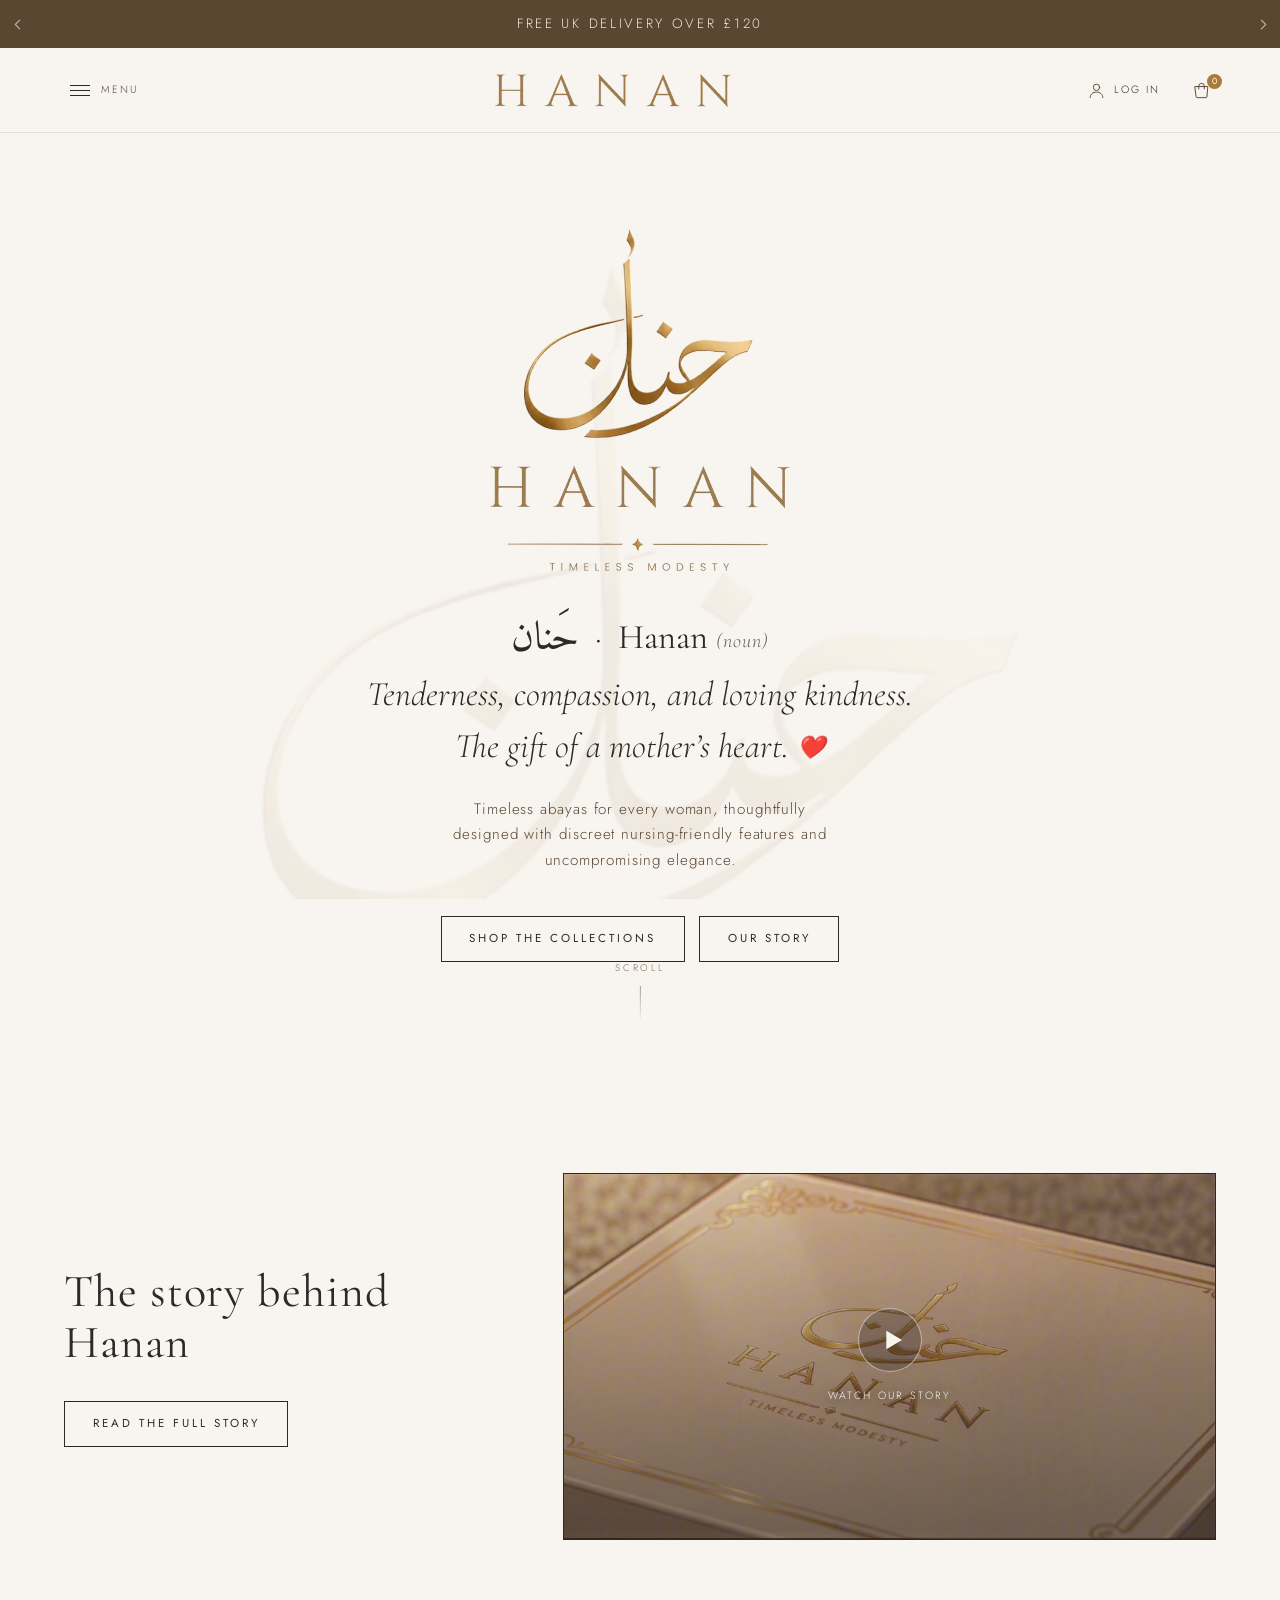
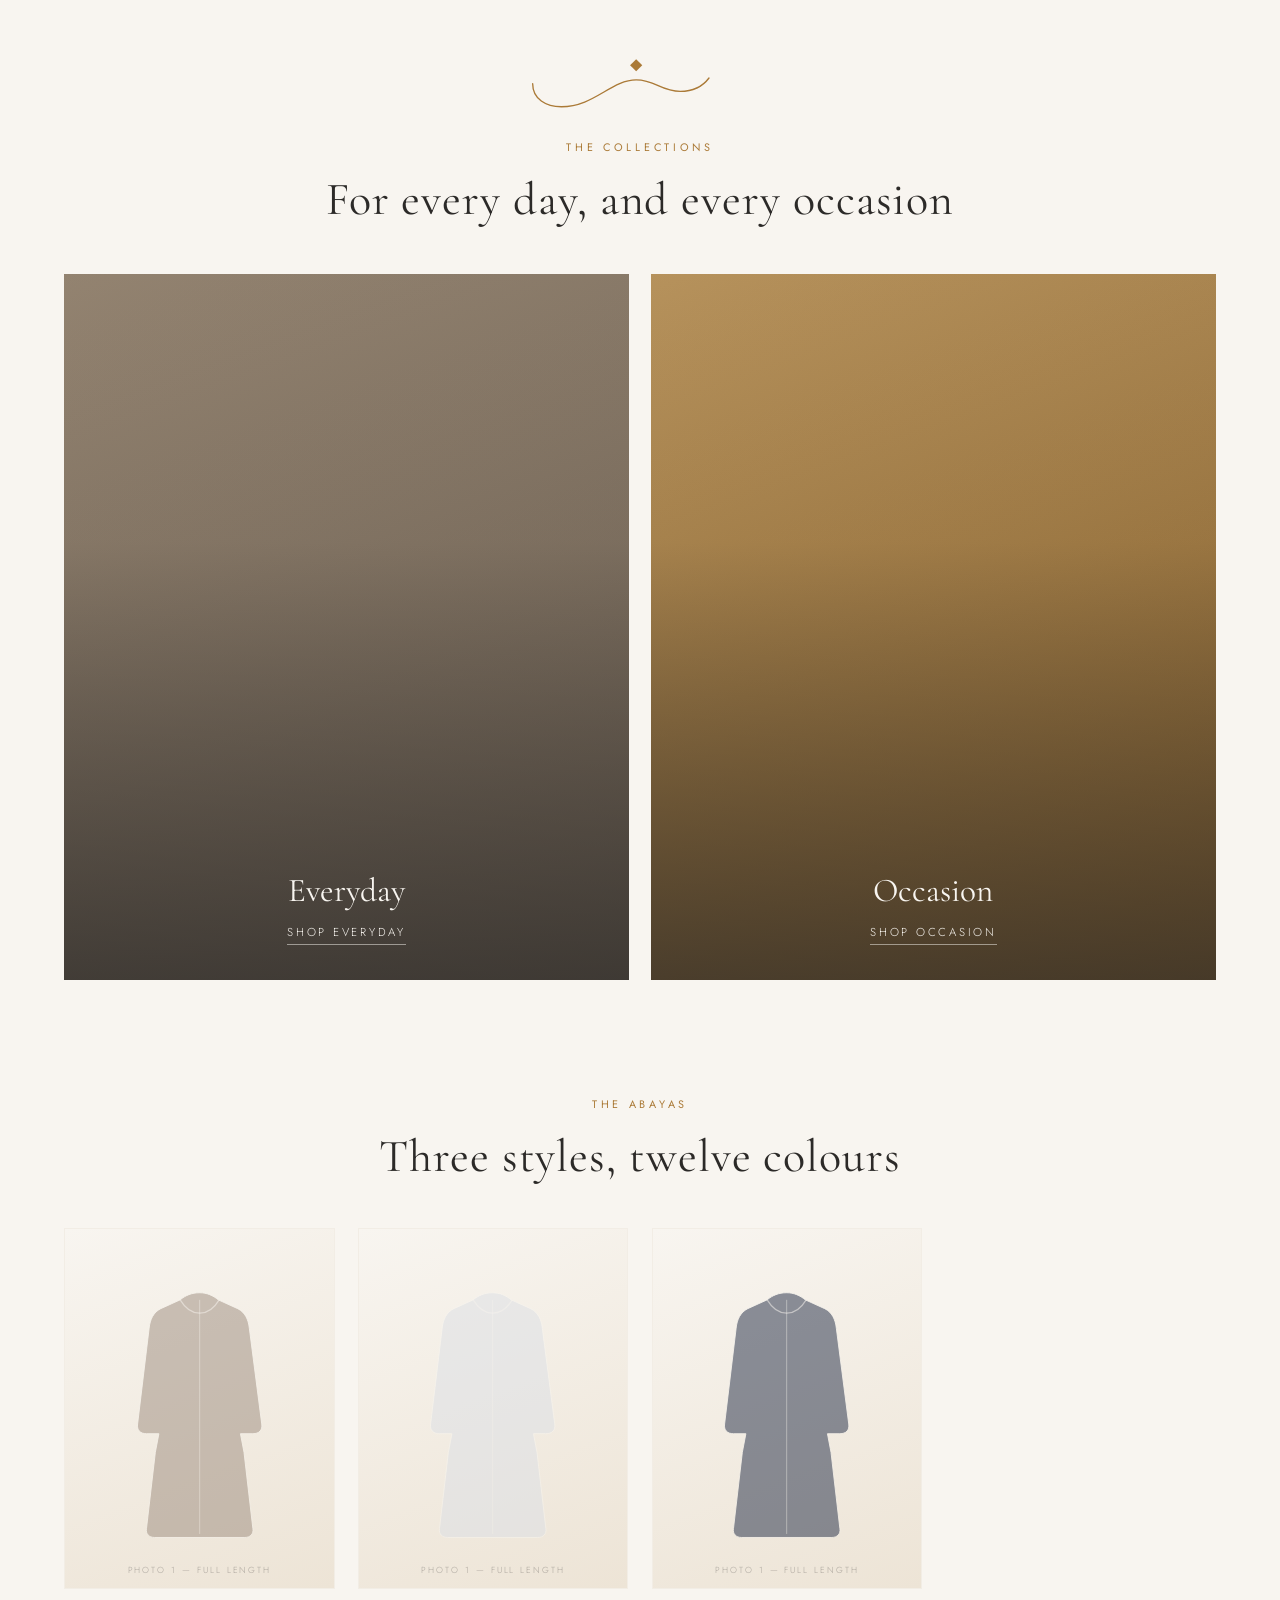
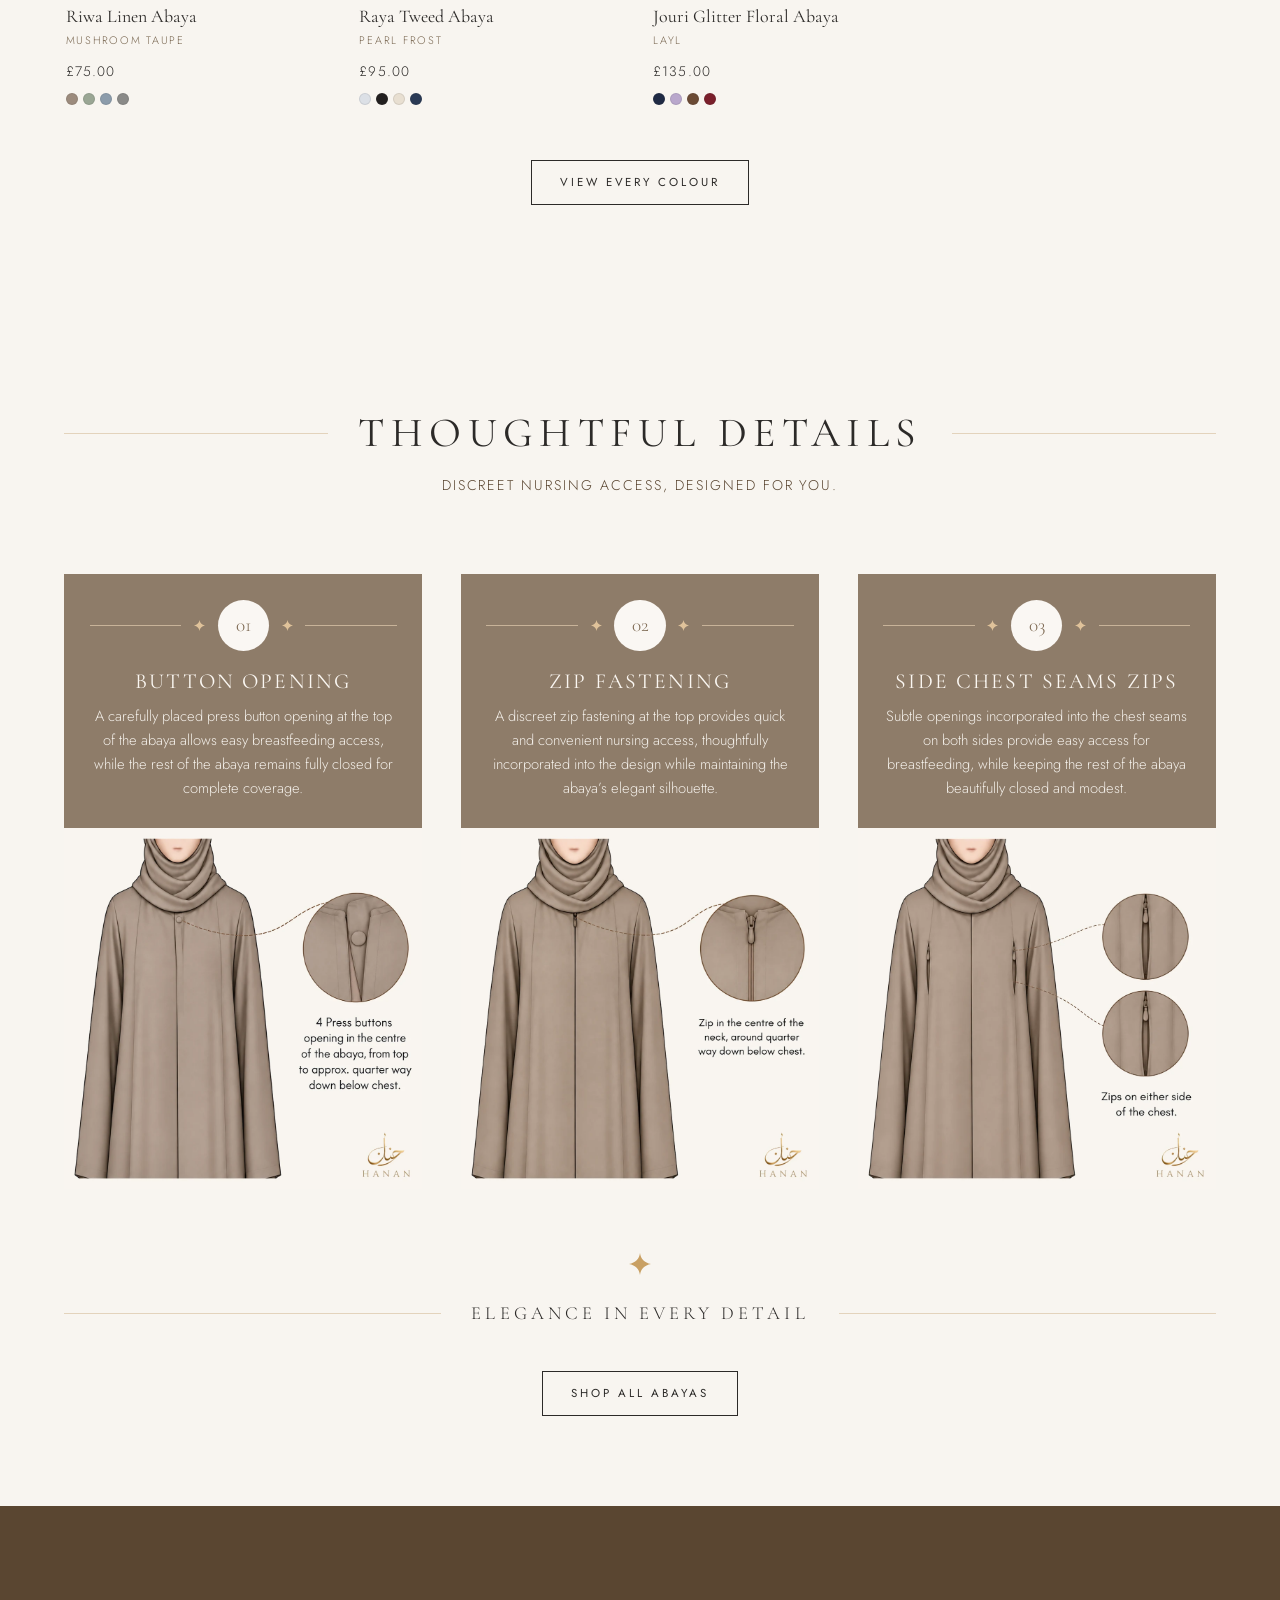
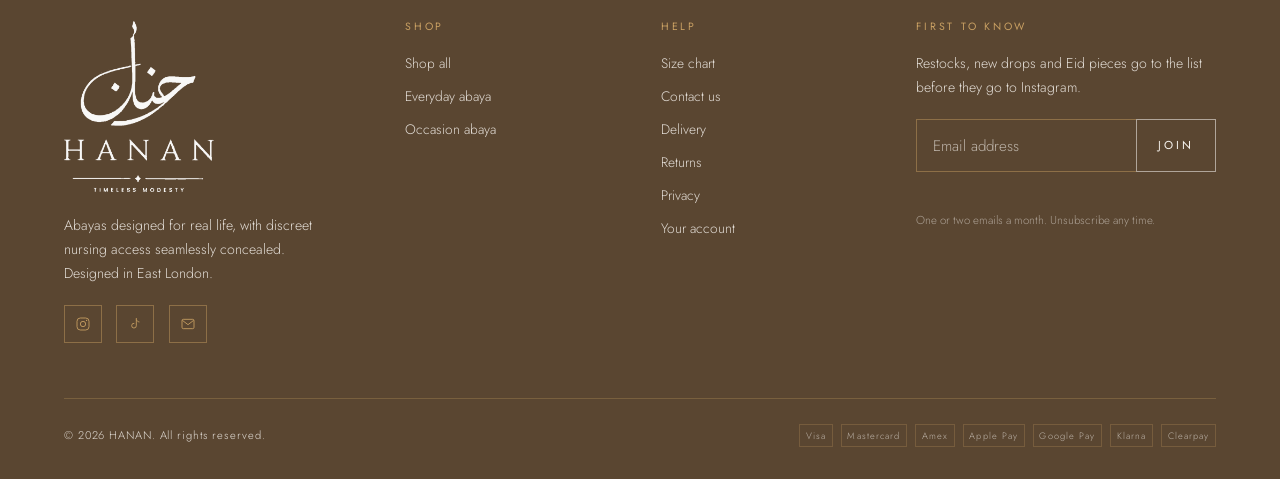
<file: index.html>
<!DOCTYPE html>
<html lang="en">
<head>
<meta charset="utf-8">
<meta name="viewport" content="width=device-width,initial-scale=1,viewport-fit=cover">
<title>HANAN | Modest Abayas with Discreet Nursing Access | UK</title>
<meta name="description" content="HANAN. Abayas designed for real life, with discreet nursing access seamlessly concealed. Designed in East London. Free UK delivery over £120.">
<link rel="preconnect" href="https://fonts.googleapis.com">
<link rel="preconnect" href="https://fonts.gstatic.com" crossorigin>
<link href="https://fonts.googleapis.com/css2?family=Cormorant+Garamond:ital,wght@0,300;0,400;0,500;0,600;1,300;1,400&family=Jost:wght@200;300;400;500&family=Amiri:wght@400;700&display=swap" rel="stylesheet">
<style>
/* ============================================================
   HANAN — design tokens
   Official brand palette (see HANAN COLOUR PALETTE sheet):
   Signature Gold #AB7A37 · Soft Champagne Gold #C9A063
   Warm Taupe #A18F7A · Ivory #F8F5F0 · Cream #F2EDE5
   Mocha #5A4631 · Charcoal #2C2A28 · White #FFFFFF
   ============================================================ */
:root{
  --ivory:#F8F5F0;
  --ivory-2:#F2EDE5;
  --sand:#E4DACB;
  --ink:#2C2A28;
  --ink-2:#5A4631;
  --ink-soft:#7A6852;
  --gold:#AB7A37;
  --gold-lt:#C9A063;
  --gold-dp:#8B6229;

  /* official HANAN palette — use these names when briefing print/packaging */
  --signature-gold:#AB7A37;
  --champagne-gold:#C9A063;
  --warm-taupe:#A18F7A;
  --brand-ivory:#F8F5F0;
  --brand-cream:#F2EDE5;
  --mocha:#5A4631;
  --charcoal:#2C2A28;
  --white:#FFFFFF;
  --line:rgba(171,122,55,.28);
  --line-soft:rgba(44,42,40,.10);

  --display:"Cormorant Garamond",Georgia,serif;
  --sans:"Jost","Helvetica Neue",Arial,sans-serif;
  --arabic:"Amiri",serif;

  --wrap:1280px;
  --pad:clamp(20px,5vw,64px);
  --pad-safe:max(var(--pad),env(safe-area-inset-left,0px),env(safe-area-inset-right,0px));
  --sec:clamp(64px,9vw,132px);
  --ease:cubic-bezier(.22,.61,.36,1);
}

*,*::before,*::after{box-sizing:border-box}
html{-webkit-text-size-adjust:100%;scroll-behavior:smooth}
body{
  margin:0;background:var(--ivory);color:var(--ink);
  font-family:var(--sans);font-weight:300;font-size:16px;line-height:1.7;
  -webkit-font-smoothing:antialiased;overflow-x:hidden;
}
img{max-width:100%;display:block}
a{color:inherit;text-decoration:none}
button{font:inherit;color:inherit;background:none;border:0;cursor:pointer}
:focus-visible{outline:2px solid var(--gold);outline-offset:3px}

/* ---------- type scale ---------- */
h1,h2,h3,h4{font-family:var(--display);font-weight:400;margin:0;line-height:1.12}
h1{font-size:clamp(2.6rem,7vw,5.2rem);letter-spacing:.02em}
h2{font-size:clamp(1.9rem,3.6vw,3.1rem);letter-spacing:.02em}
h3{font-size:clamp(1.3rem,2vw,1.7rem)}
p{margin:0 0 1.1em}
.lede{font-family:var(--display);font-size:clamp(1.15rem,1.9vw,1.5rem);line-height:1.55;color:var(--ink-2);font-weight:300}
.eyebrow{
  font-family:var(--sans);font-size:.68rem;font-weight:400;
  letter-spacing:.34em;text-transform:uppercase;color:var(--gold);
  margin:0 0 1.1rem;display:block;
}
.ar{font-family:var(--arabic);direction:rtl}
.small{font-size:.82rem;letter-spacing:.03em;color:var(--ink-soft)}

/* ---------- layout ---------- */
.wrap{max-width:var(--wrap);margin:0 auto;padding-inline:var(--pad-safe)}
.sec{padding-block:var(--sec)}
.center{text-align:center}
.hr{height:1px;background:var(--line-soft);border:0;margin:0}

/* the diamond dot lifted straight from the ن and خ of the logo */
.dot{display:inline-block;width:7px;height:7px;background:var(--gold);
  transform:rotate(45deg);vertical-align:middle;margin:0 .7em;opacity:.85}
.rule{display:flex;align-items:center;justify-content:center;gap:0;margin:0 auto 2.4rem;max-width:340px}
.rule::before,.rule::after{content:"";flex:1;height:1px;background:var(--line)}

/* ---------- buttons ---------- */
.btn{
  display:inline-flex;align-items:center;justify-content:center;gap:.6em;
  font-family:var(--sans);font-size:.72rem;font-weight:400;
  letter-spacing:.26em;text-transform:uppercase;
  padding:1.05em 2.4em;border:1px solid var(--ink);color:var(--ink);
  background:transparent;transition:.45s var(--ease);position:relative;overflow:hidden;
  /* the fill below is a z-index:-1 pseudo-element, so the button has to be its
     own stacking context. Without this it paints behind any ancestor that has a
     background of its own (.hero, .feature-art, .ftr) and behind .solid's own
     background — the fill never shows, while :hover still flips the text to the
     colour meant to sit on it, leaving ivory-on-ivory. */
  isolation:isolate;
}
.btn::after{content:"";position:absolute;inset:0;background:var(--ink);
  transform:translateY(101%);transition:transform .45s var(--ease);z-index:-1}
.btn:hover::after{transform:translateY(0)}
.btn:hover{color:var(--ivory)}
.btn.gold{border-color:var(--gold);color:var(--gold)}
/* the fill carries white text, so it uses the deeper gold — #AB7A37 leaves
   white at 3.8:1, below the 4.5:1 this size of type needs. */
.btn.gold::after{background:var(--gold-dp)}
.btn.gold:hover{color:#fff}
.btn.solid{background:var(--ink);color:var(--ivory);border-color:var(--ink)}
.btn.solid::after{background:var(--gold-dp)}
.btn.solid:hover{color:#fff;border-color:var(--gold-dp)}
.btn.light{border-color:rgba(248,245,240,.55);color:var(--ivory)}
.btn.light::after{background:var(--ivory)}
.btn.light:hover{color:var(--ink)}
.btn.block{width:100%}
.link{
  font-size:.72rem;letter-spacing:.24em;text-transform:uppercase;
  border-bottom:1px solid var(--line);padding-bottom:.35em;transition:.3s
}
.link:hover{border-color:var(--gold);color:var(--gold)}

/* ---------- announcement ---------- */
.announce{
  background:var(--mocha);color:var(--brand-ivory);position:relative;z-index:60;
  overflow:hidden;touch-action:pan-y
}
.ann-view{overflow:hidden}
.ann-track{display:flex;transition:transform .62s var(--ease);will-change:transform}
.ann-slide{
  flex:0 0 100%;min-width:100%;padding:.95em clamp(44px,10vw,72px);
  font-size:clamp(.72rem,1.7vw,.84rem);letter-spacing:.2em;text-transform:uppercase;
  display:flex;align-items:center;justify-content:center;text-align:center;
  min-height:1.4em;opacity:.94
}
.ann-slide a{transition:color .3s}
.ann-slide a:hover{color:var(--gold-lt);border-color:var(--gold-lt)}
.ann-nav{
  position:absolute;top:0;bottom:0;width:34px;display:grid;place-items:center;
  color:rgba(248,245,240,.6);transition:color .3s;z-index:2
}
.ann-nav:hover{color:var(--gold-lt)}
.ann-nav.prev{left:0}
.ann-nav.next{right:0}
.ann-nav svg{width:7px;height:11px;fill:none;stroke:currentColor;stroke-width:1.4;
  stroke-linecap:round;stroke-linejoin:round}

/* ---------- header ---------- */
.hdr{
  position:sticky;top:0;z-index:50;background:rgba(248,245,240,.94);
  backdrop-filter:blur(14px);border-bottom:1px solid var(--line-soft);
}
.hdr-in{display:flex;align-items:center;gap:.6rem;height:82px;
  max-width:var(--wrap);margin:0 auto;padding-inline:var(--pad-safe)}
.brand{display:flex;align-items:center;justify-content:center;flex:1 1 auto;min-width:0}
.brand img{width:clamp(152px,44vw,206px);height:auto;display:block}
.nav{display:none;gap:2.1rem;align-items:center;flex:1}
.nav a,.nav button{
  font-size:.68rem;letter-spacing:.2em;text-transform:uppercase;
  color:var(--ink-2);padding:.4em 0;position:relative;white-space:nowrap
}
.nav a::after,.nav>.dd>button::after{
  content:"";position:absolute;left:0;right:0;bottom:0;height:1px;
  background:var(--gold);transform:scaleX(0);transform-origin:left;
  transition:transform .4s var(--ease)
}
.nav a:hover::after,.nav>.dd>button:hover::after{transform:scaleX(1)}
.nav .dd{position:relative}
.nav .dd>button{display:inline-flex;align-items:center;gap:.5em}
.nav .dd>button svg{width:9px;height:9px;transition:transform .3s}
.dd-menu{
  position:absolute;top:calc(100% + 18px);left:-1.4rem;min-width:230px;
  background:var(--ivory);border:1px solid var(--line);padding:1.1rem 0;
  opacity:0;visibility:hidden;transform:translateY(-8px);
  transition:.32s var(--ease);box-shadow:0 24px 50px -30px rgba(44,42,40,.45)
}
.dd:hover .dd-menu,.dd:focus-within .dd-menu{opacity:1;visibility:visible;transform:translateY(0)}
.dd:hover>button svg{transform:rotate(180deg)}
.dd-menu a{display:block;padding:.62rem 1.6rem;letter-spacing:.16em}
.dd-menu a::after{display:none}
.dd-menu a:hover{background:var(--ivory-2);color:var(--gold)}
.hdr-act{display:flex;align-items:center;gap:.9rem;flex:0 0 auto;justify-content:flex-end}
.icon{width:19px;height:19px;stroke:var(--ink-2);stroke-width:1.2;fill:none;
  stroke-linecap:round;stroke-linejoin:round;transition:stroke .3s}
.iconbtn{display:flex;align-items:center;position:relative;padding:.3rem}
.iconbtn:hover .icon{stroke:var(--gold)}
.iconbtn .lbl{display:none;font-size:.66rem;letter-spacing:.2em;
  text-transform:uppercase;margin-left:.5rem}
.count{
  position:absolute;top:-2px;right:-6px;background:var(--gold);color:#fff;
  font-size:.55rem;letter-spacing:0;min-width:15px;height:15px;border-radius:50%;
  display:grid;place-items:center;font-weight:400
}
.burger{display:flex;flex-direction:row;align-items:center;gap:.65rem;padding:.4rem;flex:0 0 auto}
.burger .bars{display:flex;flex-direction:column;gap:4px}
.burger .lbl{display:none;font-size:.66rem;letter-spacing:.2em;text-transform:uppercase;color:var(--ink-2)}
.burger:hover .lbl{color:var(--gold)}
.burger i{display:block;width:20px;height:1px;background:var(--ink);transition:.3s}
@media(min-width:1060px){
  .hdr-in{gap:1rem;height:84px}
  .hdr-act{gap:1.4rem}
  .brand img{width:236px}
  .iconbtn .lbl{display:inline}
  .burger .lbl{display:inline}
}

/* ---------- mobile drawer ---------- */
.scrim{position:fixed;inset:0;background:rgba(44,42,40,.42);opacity:0;
  visibility:hidden;transition:.4s;z-index:70;backdrop-filter:blur(2px)}
.scrim.on{opacity:1;visibility:visible}
.drawer{
  position:fixed;top:0;bottom:0;left:0;width:min(89vw,400px);background:var(--ivory);
  z-index:80;transform:translateX(-100%);transition:transform .5s var(--ease);
  display:flex;flex-direction:column;overflow-y:auto
}
.drawer.on{transform:none}
.drawer.right{left:auto;right:0;transform:translateX(100%);width:min(92vw,440px)}
.drawer.right.on{transform:none}
.drawer-top{display:flex;align-items:center;justify-content:space-between;
  padding:1.5rem var(--pad);border-bottom:1px solid var(--line-soft)}
.drawer-top h4{font-size:.72rem;font-family:var(--sans);letter-spacing:.26em;
  text-transform:uppercase}
.close{font-size:1.5rem;line-height:1;padding:.2rem .4rem;color:var(--ink-soft)}
.close:hover{color:var(--gold)}
.mnav{padding:1.4rem var(--pad) 2rem;flex:1}
.mnav a{display:block;font-family:var(--display);font-size:1.65rem;
  padding:.55rem 0;border-bottom:1px solid var(--line-soft)}
.mnav .sub a{font-family:var(--sans);font-size:.78rem;letter-spacing:.2em;
  text-transform:uppercase;padding-left:1.2rem;color:var(--ink-soft);border:0}
.mnav .sub{padding:.4rem 0 .8rem}
</style>
</head>
<body>
<style>
/* ---------- hero: the word itself is the hero ---------- */
.hero{
  position:relative;background:var(--brand-ivory);color:var(--charcoal);
  min-height:clamp(560px,84vh,860px);
  min-height:clamp(560px,84dvh,860px);
  display:grid;place-items:center;
  text-align:center;overflow:hidden;padding:6rem var(--pad-safe)
}
.hero-mark{
  position:absolute;top:50%;left:50%;transform:translate(-50%,-52%);
  width:min(78vw,760px);opacity:.07;pointer-events:none
}
.hero-in{position:relative;max-width:760px}
.hero-logo{width:min(56vw,300px);margin:0 auto 2.4rem}
.hero .defn{
  font-family:var(--display);font-style:italic;font-size:clamp(1.28rem,2.9vw,2.15rem);
  line-height:1.5;color:var(--charcoal);margin:0 0 1.5rem
}
.hero .defn b{font-style:normal;font-weight:400;color:var(--charcoal)}
.hero .defn .ar{font-size:1.16em;vertical-align:-.03em}
.hero .defn .pos{font-style:italic;font-size:.58em;opacity:.72;letter-spacing:.05em}
.hero .defn .heart{font-size:.66em;vertical-align:.1em}
.hero p.sub{
  font-size:.95rem;letter-spacing:.06em;color:var(--mocha);
  max-width:44ch;margin:0 auto 2.6rem
}
.hero-cta{display:flex;gap:.9rem;justify-content:center;flex-wrap:wrap}
.scrollcue{position:absolute;bottom:2.2rem;left:50%;transform:translateX(-50%);
  font-size:.6rem;letter-spacing:.3em;text-transform:uppercase;
  color:var(--ink-soft);display:flex;flex-direction:column;
  align-items:center;gap:.6rem}
.scrollcue i{width:1px;height:36px;background:linear-gradient(rgba(44,42,40,.45),transparent);
  animation:cue 2.4s var(--ease) infinite}
@keyframes cue{0%{transform:scaleY(.2);transform-origin:top}
  50%{transform:scaleY(1);transform-origin:top}
  51%{transform:scaleY(1);transform-origin:bottom}
  100%{transform:scaleY(.2);transform-origin:bottom}}

/* ---------- swash: the ن tail, drawn on scroll. brand signature ---------- */
.swash{display:block;width:min(230px,52vw);height:auto;margin:0 auto 1.6rem;overflow:visible}
.swash path{fill:none;stroke:var(--gold);stroke-width:1.4;stroke-linecap:round;
  stroke-dasharray:520;stroke-dashoffset:520;transition:stroke-dashoffset 1.6s var(--ease)}
.rv.in .swash path{stroke-dashoffset:0}
.swash .pip{fill:var(--gold);stroke:none;opacity:0;transition:opacity .5s .9s}
.rv.in .swash .pip{opacity:1}

/* ---------- reveal ---------- */
.rv{opacity:0;transform:translateY(26px);transition:opacity .9s var(--ease),transform .9s var(--ease)}
.rv.in{opacity:1;transform:none}
@media(prefers-reduced-motion:reduce){
  *{animation:none!important;transition-duration:.01ms!important}
  .rv{opacity:1;transform:none}
  .swash path{stroke-dashoffset:0}
  .swash .pip{opacity:1}
}

/* ---------- product grid ---------- */
.grid{display:grid;gap:clamp(18px,2.4vw,34px) clamp(12px,1.8vw,24px);
  grid-template-columns:repeat(2,1fr)}
@media(min-width:820px){.grid{grid-template-columns:repeat(3,1fr)}}
@media(min-width:1180px){.grid.g4{grid-template-columns:repeat(4,1fr)}}

.card{position:relative;display:block}
.card-img{
  position:relative;aspect-ratio:3/4;overflow:hidden;background:var(--ivory-2);
  border:1px solid transparent;transition:border-color .4s
}
.card:hover .card-img{border-color:var(--line)}
.ph{position:absolute;inset:0;display:grid;place-items:center;transition:opacity .7s var(--ease)}
.ph svg{width:66%;height:auto;opacity:.5}
.ph.alt{opacity:0}
.card:hover .ph.alt{opacity:1}
.card:hover .ph.main{opacity:0}
.ph-tag{position:absolute;bottom:10px;left:0;right:0;text-align:center;
  font-size:.55rem;letter-spacing:.22em;text-transform:uppercase;
  color:rgba(44,42,40,.34)}
.flag{
  position:absolute;top:12px;left:12px;z-index:2;background:var(--ivory);
  color:var(--gold-dp);font-size:.55rem;letter-spacing:.18em;text-transform:uppercase;
  padding:.42em .8em;border:1px solid var(--line)
}
.flag.dark{background:var(--ink);color:var(--gold-lt);border-color:var(--ink)}
.quick{
  position:absolute;left:10px;right:10px;bottom:10px;background:var(--ivory);
  text-align:center;font-size:.62rem;letter-spacing:.22em;text-transform:uppercase;
  padding:.85em;opacity:0;transform:translateY(8px);transition:.4s var(--ease);
  border:1px solid var(--line)
}
.card:hover .quick,.card:focus-within .quick{opacity:1;transform:none}
@media(hover:none){.quick{display:none}}
.card-body{padding:1rem .1rem 0}
.card-name{font-family:var(--display);font-size:1.12rem;line-height:1.3;margin:0 0 .18rem}
.card-col{font-size:.68rem;letter-spacing:.16em;text-transform:uppercase;
  color:var(--ink-soft);margin:0 0 .45rem}
.card-price{font-size:.86rem;letter-spacing:.08em;color:var(--ink)}
.card-price s{color:var(--ink-soft);opacity:.65;margin-right:.5em}
.swatches{display:flex;gap:5px;margin-top:.55rem}
.sw{width:12px;height:12px;border-radius:50%;border:1px solid var(--line-soft)}

/* ---------- collection tiles ---------- */
.tiles{display:grid;gap:clamp(14px,1.8vw,22px);grid-template-columns:1fr}
@media(min-width:600px){.tiles{grid-template-columns:repeat(2,1fr)}}
.tile{position:relative;aspect-ratio:4/5;overflow:hidden;display:grid;
  place-items:end center;padding:2.2rem 1.4rem;color:var(--ivory);isolation:isolate}
.tile::before{content:"";position:absolute;inset:0;z-index:-2;transition:transform 1.1s var(--ease)}
.tile:hover::before{transform:scale(1.06)}
.tile::after{content:"";position:absolute;inset:0;z-index:-1;
  background:linear-gradient(to top,rgba(44,42,40,.72),rgba(44,42,40,.12) 62%)}
.tile.t1::before{background:linear-gradient(160deg,#A18F7A,#6E6153)}
.tile.t2::before{background:linear-gradient(160deg,#5A4631,#2C2A28)}
.tile.t3::before{background:linear-gradient(160deg,#C9A063,#8B6229)}
.tile h3{font-size:clamp(1.5rem,2.6vw,2.1rem);margin-bottom:.5rem;text-align:center}
.tile .link{color:var(--ivory);border-color:rgba(248,245,240,.5)}
.tile .link:hover{color:var(--gold-lt);border-color:var(--gold-lt)}
.tile-in{text-align:center;position:relative}

/* ---------- editorial split ---------- */
.split{display:grid;gap:clamp(30px,5vw,72px);align-items:center;grid-template-columns:1fr}
@media(min-width:900px){.split{grid-template-columns:1fr 1fr}
  .split.flip .split-txt{order:2}}
.split-txt{max-width:52ch}
.panel{
  position:relative;aspect-ratio:4/5;background:var(--ivory-2);
  display:grid;place-items:center;border:1px solid var(--line-soft)
}
.panel svg{width:58%;opacity:.42}
.panel .ph-tag{bottom:16px}
.panel.ink{background:var(--ink)}
.panel.ink svg{opacity:.9}

/* ---------- the opening: numbered because it IS a sequence ---------- */
.steps{display:grid;gap:clamp(22px,3vw,42px);grid-template-columns:1fr;counter-reset:s}
@media(min-width:760px){.steps{grid-template-columns:repeat(3,1fr)}}
.step{padding-top:1.6rem;border-top:1px solid var(--line)}
.step::before{
  counter-increment:s;content:counter(s,decimal-leading-zero);
  font-family:var(--display);font-size:1.5rem;color:var(--gold);
  display:block;margin-bottom:.7rem
}
.step h4{font-size:1.25rem;margin-bottom:.5rem}
.step p{font-size:.9rem;color:var(--ink-soft);margin:0}

/* ---------- dark feature band ---------- */
.band{background:var(--warm-taupe);color:var(--brand-ivory)}
.band .eyebrow{color:var(--white)}
.band .lede,.band p{color:rgba(248,245,240,.95)}
.band h2{color:var(--white)}
.band .rule::before,.band .rule::after{background:rgba(248,245,240,.45)}
/* the numerals and hairlines need ivory on taupe — gold disappears against it */
.band .step{border-color:rgba(248,245,240,.45)}
.band .step::before{color:var(--white)}
.band .step p{color:rgba(248,245,240,.95)}

/* ---------- quotes ---------- */
.quotes{display:grid;gap:clamp(24px,3vw,46px);grid-template-columns:1fr}
@media(min-width:820px){.quotes{grid-template-columns:repeat(3,1fr)}}
.quote{text-align:center}
.stars{color:var(--gold);letter-spacing:.3em;font-size:.8rem;margin-bottom:.9rem}
.quote p{font-family:var(--display);font-size:1.22rem;font-style:italic;
  line-height:1.5;margin-bottom:.9rem}
.quote cite{font-style:normal;font-size:.64rem;letter-spacing:.24em;
  text-transform:uppercase;color:var(--ink-soft)}

/* ---------- forms ---------- */
.field{margin-bottom:1.15rem}
label{display:block;font-size:.64rem;letter-spacing:.22em;text-transform:uppercase;
  color:var(--ink-soft);margin-bottom:.5rem}
input,textarea,select{
  width:100%;font-family:var(--sans);font-size:.95rem;font-weight:300;color:var(--ink);
  background:transparent;border:1px solid var(--line-soft);padding:.95em 1em;
  border-radius:0;transition:border-color .3s
}
input:focus,textarea:focus,select:focus{border-color:var(--gold);outline:none}
textarea{min-height:150px;resize:vertical}
.inline-form{display:flex;gap:0;max-width:440px;margin:0 auto}
.inline-form input{border-right:0}
.inline-form .btn{flex:0 0 auto;padding-inline:1.6rem}
.form-note{font-size:.72rem;color:var(--ink-soft);letter-spacing:.04em}

/* ---------- tables ---------- */
.tbl-scroll{overflow-x:auto;-webkit-overflow-scrolling:touch;
  border:1px solid var(--line-soft)}
table{width:100%;border-collapse:collapse;min-width:560px;font-size:.9rem}
th,td{padding:1em 1.1em;text-align:left;border-bottom:1px solid var(--line-soft)}
th{font-family:var(--sans);font-size:.62rem;font-weight:400;letter-spacing:.22em;
  text-transform:uppercase;color:var(--ink-soft);background:var(--ivory-2)}
tbody tr:hover{background:rgba(171,122,55,.05)}
td:first-child{font-family:var(--display);font-size:1.15rem;color:var(--gold-dp)}

/* ---------- accordion ---------- */
.acc{border-top:1px solid var(--line-soft)}
.acc:last-of-type{border-bottom:1px solid var(--line-soft)}
.acc summary{
  list-style:none;cursor:pointer;padding:1.15em 0;display:flex;
  justify-content:space-between;align-items:center;gap:1rem;
  font-size:.7rem;letter-spacing:.22em;text-transform:uppercase
}
.acc summary::-webkit-details-marker{display:none}
.acc summary::after{content:"+";font-size:1.1rem;color:var(--gold);
  font-family:var(--display);transition:transform .3s}
.acc[open] summary::after{transform:rotate(45deg)}
.acc .acc-b{padding-bottom:1.4em;font-size:.92rem;color:var(--ink-soft);max-width:60ch}
.acc .acc-b p:last-child{margin-bottom:0}

/* ---------- product detail ---------- */
.pdp{display:grid;gap:clamp(28px,4vw,60px);grid-template-columns:1fr}
@media(min-width:900px){.pdp{grid-template-columns:1.15fr 1fr;align-items:start}
  .pdp-info{position:sticky;top:110px}}
.gal{display:grid;gap:10px;grid-template-columns:1fr}
@media(min-width:600px){.gal{grid-template-columns:1fr 1fr}}
.gal .g1{grid-column:1/-1}
.gal figure{margin:0;position:relative;aspect-ratio:3/4;background:var(--ivory-2);
  display:grid;place-items:center;border:1px solid var(--line-soft)}
.gal figure svg{width:60%;opacity:.5}
.price{font-family:var(--display);font-size:1.75rem;color:var(--ink);margin:.4rem 0 .2rem}
.sizes{display:flex;flex-wrap:wrap;gap:8px;margin-bottom:.6rem}
.size{min-width:56px;padding:.8em .5em;border:1px solid var(--line-soft);
  font-size:.8rem;letter-spacing:.08em;text-align:center;transition:.25s}
.size:hover{border-color:var(--gold)}
.size.on{background:var(--ink);color:var(--ivory);border-color:var(--ink)}
.size.out{opacity:.35;text-decoration:line-through;cursor:not-allowed}
.cols{display:flex;gap:10px;margin-bottom:1.6rem;flex-wrap:wrap}
.colsw{width:34px;height:34px;border-radius:50%;border:1px solid var(--line-soft);
  position:relative;transition:.25s}
.colsw.on{box-shadow:0 0 0 1px var(--ivory),0 0 0 2px var(--gold)}
.colsw:hover{transform:scale(1.08)}

/* ---------- bag ---------- */
.bag-body{flex:1;padding:1.4rem var(--pad);overflow-y:auto}
.bag-item{display:grid;grid-template-columns:64px 1fr auto;gap:1rem;
  padding:1rem 0;border-bottom:1px solid var(--line-soft);align-items:start}
.bag-thumb{aspect-ratio:3/4;background:var(--ivory-2);display:grid;place-items:center}
.bag-thumb svg{width:70%;opacity:.5}
.bag-foot{padding:1.4rem var(--pad) 2rem;border-top:1px solid var(--line-soft);
  background:var(--ivory-2)}
.bag-row{display:flex;justify-content:space-between;font-size:.8rem;
  letter-spacing:.14em;text-transform:uppercase;margin-bottom:1rem}
.empty{text-align:center;padding:4rem 1rem;color:var(--ink-soft)}

/* ---------- footer ---------- */
.ftr{background:var(--mocha);color:rgba(248,245,240,.86);padding-top:var(--sec)}
.ftr h4{font-family:var(--sans);font-size:.66rem;letter-spacing:.26em;
  text-transform:uppercase;color:var(--gold-lt);margin-bottom:1.2rem}
.ftr a:hover{color:var(--gold-lt)}
.ftr-grid{display:grid;gap:2.6rem;grid-template-columns:1fr}
@media(min-width:760px){.ftr-grid{grid-template-columns:1.4fr 1fr 1fr 1.4fr}}
.ftr ul{list-style:none;padding:0;margin:0}
.ftr li{margin-bottom:.6rem;font-size:.86rem}
.ftr input::placeholder{color:rgba(248,245,240,.62)}
.ftr input:focus{border-color:var(--brand-ivory)}
.ftr-logo{width:150px;margin-bottom:1.4rem;filter:brightness(0) invert(1) opacity(.96)}
.socials{display:flex;gap:.9rem;margin-top:1.2rem}
.socials a{width:38px;height:38px;border:1px solid rgba(201,160,99,.45);
  display:grid;place-items:center;transition:.3s}
.socials a:hover{background:var(--gold-lt);border-color:var(--gold-lt)}
.socials svg{width:16px;height:16px;fill:none;stroke:var(--gold-lt);stroke-width:1.3}
.socials a:hover svg{stroke:var(--mocha)}
.ftr-btm{margin-top:3.4rem;padding:1.6rem 0 2rem;border-top:1px solid rgba(201,160,99,.28);
  display:flex;flex-wrap:wrap;gap:1rem;justify-content:space-between;
  font-size:.7rem;letter-spacing:.08em}
.pay{display:flex;gap:.5rem;flex-wrap:wrap;opacity:.72}
.pay span{border:1px solid rgba(201,160,99,.35);padding:.25em .6em;font-size:.58rem;
  letter-spacing:.12em}

/* ---------- pages / router ---------- */
.page{display:none}
.page.on{display:block;animation:fade .6s var(--ease)}
@keyframes fade{from{opacity:0;transform:translateY(10px)}to{opacity:1;transform:none}}
.crumb{font-size:.66rem;letter-spacing:.2em;text-transform:uppercase;
  color:var(--ink-soft);padding-block:1.6rem}
.crumb a:hover{color:var(--gold)}
.phead{text-align:center;padding-block:clamp(46px,7vw,88px) clamp(28px,4vw,48px)}
.phead p{max-width:56ch;margin-inline:auto;color:var(--ink-soft)}

/* ---------- filter bar ---------- */
.filters{display:flex;gap:.5rem;flex-wrap:wrap;justify-content:center;
  padding-bottom:2.6rem}
.filters button{
  font-size:.64rem;letter-spacing:.2em;text-transform:uppercase;
  padding:.75em 1.5em;border:1px solid var(--line-soft);transition:.3s
}
.filters button:hover{border-color:var(--gold);color:var(--gold-dp)}
.filters button.on{background:var(--ink);color:var(--ivory);border-color:var(--ink)}

/* ---------- build notes (only appear when this file is opened locally) ---------- */
#notes-tab{position:fixed;right:0;bottom:22px;z-index:90;background:var(--gold);
  color:#fff;font-size:.6rem;letter-spacing:.2em;text-transform:uppercase;
  padding:.85em 1.1em;writing-mode:vertical-rl;box-shadow:0 6px 24px -8px rgba(0,0,0,.4)}
#notes{position:fixed;right:14px;bottom:14px;z-index:91;width:min(92vw,410px);
  max-height:74vh;overflow-y:auto;background:var(--ivory);border:1px solid var(--gold);
  padding:1.5rem;display:none;box-shadow:0 26px 60px -26px rgba(44,42,40,.55)}
#notes.on{display:block}
#notes h4{font-family:var(--sans);font-size:.68rem;letter-spacing:.24em;
  text-transform:uppercase;color:var(--gold-dp);margin-bottom:.9rem}
#notes ol{padding-left:1.1rem;margin:0;font-size:.82rem;line-height:1.6}
#notes li{margin-bottom:.75rem}
#notes code{background:var(--ivory-2);padding:.1em .4em;font-size:.9em}

/* ============================================================
   RESPONSIVE LAYER
   Mobile-first. Everything above is the base (phone) case;
   the queries below only ever add, never take away.
   Breakpoints: 600 (large phone) · 760 (tablet) · 900 (small
   laptop) · 1060 (laptop) · 1180 (desktop) · 1500 / 1700 (large
   desktop). No fixed widths — every container is fluid or capped
   by a max-width.
   ============================================================ */

/* ---- 1. overflow safety: nothing may push the page sideways ---- */
/* clip, not hidden — hidden turns the element into a scroll container
   and breaks position:sticky on the header in Chrome and Safari. */
html,body{overflow-x:clip}
img,svg,video,canvas,iframe{max-width:100%;height:auto}
h1,h2,h3,h4,p,li,a,td,th,label,figcaption{overflow-wrap:break-word}
/* grid and flex children default to min-width:auto, which lets long
   content blow out the track. Reset it on every layout container. */
.grid>*,.tiles>*,.split>*,.steps>*,.quotes>*,.pdp>*,.gal>*,
.ftr-grid>*,.hdr-in>*,.bag-item>*,.strip-in>*{min-width:0}

/* ---- 2. fluid type: scales with the viewport, capped both ends ---- */
body{font-size:clamp(15.5px,0.93rem + 0.12vw,17px)}

/* ---- 3. touch targets: 44px minimum on touch devices ---- */
@media(pointer:coarse){
  .iconbtn,.burger,.close,.ann-nav,.filters button,.size{
    min-height:44px
  }
  .iconbtn,.burger,.close{min-width:44px;justify-content:center}
  .ann-nav{width:44px}
  /* the colour swatches stay 34px visually — this just grows the
     tappable area around them to 46px */
  .colsw::after{content:"";position:absolute;inset:-6px}
  .mnav a{padding-block:.7rem}
  .ftr li{margin-bottom:.85rem}
}

/* ---- 4. forms: 16px prevents iOS Safari zooming on focus ---- */
@media(max-width:767px){
  input,textarea,select{font-size:16px}
  /* stack the newsletter field above its button on narrow phones */
  .inline-form{flex-wrap:wrap}
  .inline-form input{border-right:1px solid var(--line-soft);flex:1 1 100%}
  .inline-form .btn{flex:1 1 100%;margin-top:.6rem}
  .ftr .inline-form input{border-right-color:rgba(201,160,99,.45)}
}

/* ---- 5. small phones (≤380px): tighten, never overflow ---- */
@media(max-width:380px){
  .grid{gap:16px 10px}
  .card-name{font-size:1rem}
  .btn{padding:1em 1.6em;letter-spacing:.18em}
  .hero-cta .btn{width:100%}
  .sizes .size{flex:1 1 auto}
}

/* ---- 6. tablets: give the split and steps room before 900px ---- */
@media(min-width:600px) and (max-width:899px){
  .split-txt{max-width:64ch}
  .hero-cta{gap:1.1rem}
}

/* ---- 7. tablet landscape / small laptop ---- */
@media(min-width:760px){
  .ftr-btm{align-items:center}
}

/* ---- 8. desktop: a fourth column once there's room for one ---- */
@media(min-width:1500px){
  .grid{grid-template-columns:repeat(4,1fr)}
}

/* ---- 9. large desktop: widen the container rather than
        stranding content in a narrow column ---- */
@media(min-width:1700px){
  :root{--wrap:1440px}
  html{font-size:106.25%}   /* 17px base — scales every rem in step */
}
@media(min-width:2200px){
  :root{--wrap:1560px}
}

/* ---- 10. short landscape phones: don't let the hero eat the screen ---- */
@media(max-height:520px) and (orientation:landscape){
  .hero{min-height:auto;padding-block:3.5rem}
  .hero-logo{width:min(34vw,190px);margin-bottom:1.4rem}
  .scrollcue{display:none}
}

/* ---- 11. horizontal scrollers: keep the gesture contained ---- */
.tbl-scroll{overscroll-behavior-x:contain}

/* ---- feature section: "Thoughtful details" ----
   Rebuilt as live text so the type renders at the device's own
   resolution. Only the three illustrations are raster images. */
.feature-art{
  background:var(--brand-ivory);color:var(--charcoal);
  padding-block:clamp(52px,7vw,104px)
}
.art-title{
  display:flex;align-items:center;gap:clamp(12px,2.5vw,30px);
  font-size:clamp(1.15rem,5vw,2.6rem);text-transform:uppercase;
  letter-spacing:clamp(.08em,.5vw,.16em);color:var(--charcoal);font-weight:400
}
.art-title::before,.art-title::after{content:"";flex:1;height:1px;background:var(--line)}
.art-title span{flex:0 1 auto}
.art-sub{
  font-family:var(--sans);font-size:clamp(.72rem,1.5vw,.88rem);
  letter-spacing:.14em;text-transform:uppercase;color:var(--mocha);
  margin:1.1rem 0 0
}

.details{
  display:grid;gap:clamp(48px,7vw,72px);grid-template-columns:1fr;
  justify-items:center;margin-top:clamp(44px,6vw,76px)
}
.detail{max-width:437px}
/* three across only once each column can still hold a readable
   illustration — below this the panels stack full width */
@media(min-width:900px){
  .details{grid-template-columns:repeat(3,1fr);gap:clamp(26px,3vw,52px)}
  .detail{max-width:none}
}
.detail{
  text-align:center;width:100%;overflow:hidden;
  background:transparent;
  display:flex;flex-direction:column
}
/* flex:1 lets the brown block absorb the slack in shorter cards, so
   all three headers match height and the illustrations sit flush */
.detail-head{
  flex:1;background:#8E7C69;color:#F7F2EC;
  padding:clamp(18px,2.4vw,26px) clamp(16px,2vw,26px) clamp(20px,2.6vw,28px)
}
.detail-crest{display:flex;align-items:center;justify-content:center;gap:clamp(8px,1vw,14px)}
.detail-crest i{flex:1;height:1px;background:rgba(233,209,178,.65)}
.spark-sm{width:11px;height:11px;fill:#DFC29A;flex:0 0 auto}
.detail-no{
  flex:0 0 auto;display:grid;place-items:center;
  width:clamp(46px,4vw,56px);aspect-ratio:1;border-radius:50%;
  background:#FAF7F3;color:#7C6851;
  font-family:var(--display);font-size:clamp(1.05rem,1.5vw,1.25rem);line-height:1
}
.detail h3{
  font-family:var(--display);font-weight:400;color:#FBF7F2;
  font-size:clamp(1.1rem,1.7vw,1.34rem);text-transform:uppercase;
  letter-spacing:.1em;margin:1.1rem 0 .75rem
}
.detail-head p{
  font-size:clamp(.84rem,1.15vw,.93rem);line-height:1.62;
  color:rgba(250,246,241,.93);max-width:38ch;margin:0 auto
}
.detail-art{display:block;width:100%;height:auto}

.art-foot{margin-top:clamp(40px,5vw,68px)}
.spark{width:22px;height:22px;fill:var(--champagne-gold);display:block;margin:0 auto 1.4rem}
.art-close{
  display:flex;align-items:center;gap:clamp(14px,2.5vw,30px);
  font-family:var(--display);font-size:clamp(.92rem,1.7vw,1.15rem);
  text-transform:uppercase;letter-spacing:.22em;color:var(--charcoal);margin:0
}
.art-close::before,.art-close::after{content:"";flex:1;height:1px;background:var(--line)}
.art-close span{flex:0 1 auto}

/* ---- 12. drawers respect the home indicator ---- */
.drawer{max-width:100%;padding-bottom:env(safe-area-inset-bottom,0px)}
.bag-foot{padding-bottom:calc(2rem + env(safe-area-inset-bottom,0px))}

/* ---------- story video (home) ----------
   Needs hanan-story.mp4 and hanan-story-poster.jpg in the same folder as this file.
   Landscape video needs more room than the 4:5 portrait slot it replaced. */
@media(min-width:900px){.split.split-media{grid-template-columns:0.8fr 1.2fr}}

.vid{
  position:relative;margin:0;aspect-ratio:16/9;overflow:hidden;
  background:var(--ink);border:1px solid var(--line-soft);
}
.vid video{display:block;width:100%;height:100%;object-fit:cover;background:var(--ink)}

.vid-play{
  position:absolute;inset:0;width:100%;height:100%;
  display:flex;flex-direction:column;align-items:center;justify-content:center;gap:.9rem;
  border:0;cursor:pointer;padding:0;
  background:linear-gradient(180deg,rgba(44,42,40,.15),rgba(44,42,40,.55));
  transition:background .35s;
}
.vid-play:hover{background:linear-gradient(180deg,rgba(44,42,40,.05),rgba(44,42,40,.45))}
.vid-play svg{
  width:64px;height:64px;fill:var(--brand-ivory);
  border:1px solid rgba(248,245,240,.55);border-radius:50%;
  padding:14px 12px 14px 16px;box-sizing:border-box;
  background:rgba(44,42,40,.28);transition:.35s;
}
.vid-play:hover svg{background:var(--gold);border-color:var(--gold);transform:scale(1.06)}
.vid-play span{
  font-family:var(--sans);font-size:.66rem;letter-spacing:.22em;text-transform:uppercase;
  color:var(--brand-ivory);text-shadow:0 1px 12px rgba(0,0,0,.5);
}
.vid.playing .vid-play{opacity:0;pointer-events:none}
.vid-play:focus-visible{outline:2px solid var(--gold);outline-offset:-4px}

/* custom control bar — native controls collapse the scrubber on small players */
.vid-ctl{
  position:absolute;left:0;right:0;bottom:0;z-index:2;
  display:flex;align-items:center;gap:.55rem;
  padding:.7rem .8rem;
  background:linear-gradient(180deg,rgba(44,42,40,0),rgba(44,42,40,.82));
  opacity:0;transform:translateY(6px);transition:opacity .28s,transform .28s;
}
.vid-ctl[hidden]{display:none}      /* the display:flex above would beat the UA rule */
.vid.playing .vid-ctl,
.vid-ctl:focus-within{opacity:1;transform:none}
@media(hover:none){.vid.playing .vid-ctl{opacity:1;transform:none}}

.vc-btn{
  flex:none;display:grid;place-items:center;width:32px;height:32px;padding:0;
  background:none;border:0;cursor:pointer;color:var(--brand-ivory);
  opacity:.9;transition:opacity .2s,color .2s;
}
.vc-btn:hover{opacity:1;color:var(--gold-lt)}
.vc-btn:focus-visible{outline:2px solid var(--gold);outline-offset:2px;border-radius:3px}
.vc-btn svg{width:20px;height:20px;fill:currentColor;display:block}
#vcToggle svg{width:22px;height:22px}
.vc-btn .vc-i-play,.vid.paused .vc-i-pause,.vc-btn .vc-i-off,.vid.muted .vc-i-on{display:none}
.vid.paused .vc-i-play,.vid.muted .vc-i-off{display:block}

.vc-time{
  flex:none;font-family:var(--sans);font-size:.66rem;letter-spacing:.08em;
  color:var(--brand-ivory);opacity:.85;font-variant-numeric:tabular-nums;white-space:nowrap;
}

.vc-seek{
  flex:1 1 auto;min-width:60px;height:18px;margin:0;padding:0;
  background:none;border:0;cursor:pointer;-webkit-appearance:none;appearance:none;
}
.vc-seek::-webkit-slider-runnable-track{
  height:3px;border-radius:2px;
  background:linear-gradient(90deg,var(--gold) 0 var(--pct,0%),rgba(248,245,240,.75) var(--pct,0%) var(--buf,0%),rgba(248,245,240,.3) var(--buf,0%));
}
.vc-seek::-moz-range-track{
  height:3px;border-radius:2px;
  background:linear-gradient(90deg,var(--gold) 0 var(--pct,0%),rgba(248,245,240,.75) var(--pct,0%) var(--buf,0%),rgba(248,245,240,.3) var(--buf,0%));
}
.vc-seek::-webkit-slider-thumb{
  -webkit-appearance:none;appearance:none;width:11px;height:11px;margin-top:-4px;
  border-radius:50%;background:var(--gold);border:0;
}
.vc-seek::-moz-range-thumb{width:11px;height:11px;border-radius:50%;background:var(--gold);border:0}
.vc-seek:focus-visible{outline:2px solid var(--gold);outline-offset:3px;border-radius:3px}
.vid.preparing .vc-seek{opacity:.55}

@media(max-width:520px){
  .vid-ctl{gap:.35rem;padding:.55rem}
  .vc-btn{width:28px;height:28px}
  .vc-time{font-size:.6rem}
  #vcMute{display:none}
}

</style>

<!-- reusable abaya silhouette used for every image placeholder -->
<svg width="0" height="0" style="position:absolute" aria-hidden="true">
  <symbol id="robe" viewBox="0 0 200 300">
    <path d="M100 20c-9 0-16 3-22 8l-22 10c-8 4-12 12-13 22L30 168c-1 7 3 11 10 11h14l-4 21-10 86c-1 6 3 10 9 10h102c6 0 10-4 9-10l-10-86-4-21h14c7 0 11-4 10-11L156 60c-1-10-5-18-13-22l-22-10c-6-5-13-8-21-8z"/>
    <path d="M100 28v264" stroke-width="1.1" fill="none" opacity=".45"/>
    <path d="M78 28c6 10 13 15 22 15s16-5 22-15" fill="none" stroke-width="1.4" opacity=".55"/>
  </symbol>
</svg>
<!-- Announcement carousel. Add or remove .ann-slide divs freely — the script counts them. -->
<div class="announce" id="announce" aria-roledescription="carousel" aria-label="Announcements">
  <button class="ann-nav prev" id="annPrev" aria-label="Previous announcement">
    <svg viewBox="0 0 8 12"><path d="M6.5 1L1.5 6l5 5"/></svg>
  </button>
  <div class="ann-view">
    <div class="ann-track" id="annTrack">
      <div class="ann-slide">Free UK delivery over &pound;120</div>
      <div class="ann-slide"><a href="#/shop">Discover discreet nursing access for your wardrobe</a></div>
    </div>
  </div>
  <button class="ann-nav next" id="annNext" aria-label="Next announcement">
    <svg viewBox="0 0 8 12"><path d="M1.5 1l5 5-5 5"/></svg>
  </button>
</div>

<header class="hdr">
  <div class="hdr-in">
    <button class="burger" id="burger" aria-label="Open menu">
      <span class="bars"><i></i><i></i><i></i></span><span class="lbl">Menu</span>
    </button>

    <!-- Desktop nav removed — all navigation now lives in the slide-out drawer. -->

    <a class="brand" href="#/" aria-label="HANAN home"><img src="[data-uri]" alt="HANAN — Timeless Modesty"></a>

    <div class="hdr-act">
      <a class="iconbtn" href="#/account" aria-label="Log in">
        <svg class="icon" viewBox="0 0 24 24"><circle cx="12" cy="8" r="4"/><path d="M4 21c0-4.4 3.6-7 8-7s8 2.6 8 7"/></svg>
        <span class="lbl">Log in</span>
      </a>
      <button class="iconbtn" id="bagBtn" aria-label="Open bag">
        <svg class="icon" viewBox="0 0 24 24"><path d="M4 7h16l-1.2 13.2a1 1 0 0 1-1 .8H6.2a1 1 0 0 1-1-.8z"/><path d="M8.5 10V6.5a3.5 3.5 0 0 1 7 0V10"/></svg>
        <span class="count" id="bagCount" hidden>0</span>
      </button>
    </div>
  </div>
</header>

<div class="scrim" id="scrim"></div>

<!-- mobile menu -->
<aside class="drawer" id="menu" aria-label="Menu">
  <div class="drawer-top"><h4>Menu</h4><button class="close" data-close aria-label="Close">&times;</button></div>
  <nav class="mnav">
    <a href="#/">Home</a>
    <a href="#/about">About</a>
    <a href="#/shop">Shop all</a>
    <a href="#/shop">Abayas</a>
    <div class="sub">
      <a href="#/shop?c=everyday">Everyday abaya</a>
      <a href="#/shop?c=occasion">Occasion abaya</a>
    </div>
    <a href="#/size-chart">Size chart</a>
    <a href="#/contact">Contact us</a>
    <a href="#/account">Log in</a>
    <div class="socials" style="margin-top:2rem">
      <a href="https://www.instagram.com/hanan.tmodesty" target="_blank" rel="noopener" aria-label="HANAN on Instagram" style="border-color:var(--line)">
        <svg viewBox="0 0 24 24" style="stroke:var(--gold)"><rect x="3" y="3" width="18" height="18" rx="5"/><circle cx="12" cy="12" r="4"/><circle cx="17.4" cy="6.6" r="1" fill="currentColor" stroke="none" style="fill:var(--gold)"/></svg>
      </a>
    </div>
  </nav>
</aside>

<!-- bag -->
<aside class="drawer right" id="bag" aria-label="Shopping bag">
  <div class="drawer-top"><h4>Your bag</h4><button class="close" data-close aria-label="Close">&times;</button></div>
  <div class="bag-body" id="bagBody"></div>
  <div class="bag-foot">
    <div class="bag-row"><span>Subtotal</span><span id="bagTotal">£0.00</span></div>
    <p class="small" style="margin-bottom:1rem">Taxes included. Shipping calculated at checkout.</p>
    <button class="btn solid block" id="checkoutBtn">Checkout</button>
  </div>
</aside>

<main id="app">

<!-- ============================ HOME ============================ -->
<section class="page" id="p-home">

  <div class="hero">
    <img class="hero-mark" src="[data-uri]" alt="" aria-hidden="true">
    <div class="hero-in">
      <img class="hero-logo" src="[data-uri]" alt="HANAN — Timeless Modesty">
      <!-- REPLACE: this definition line is the brand thesis. Keep it short. -->
      <p class="defn"><b class="ar">حَنان</b> &nbsp;&middot;&nbsp; <b>Hanan</b> <span class="pos">(noun)</span><br>Tenderness, compassion, and loving kindness.<br>The gift of a mother&rsquo;s heart. <span class="heart">&#10084;&#65039;</span></p>
      <p class="sub">Timeless abayas for every woman, thoughtfully designed with discreet nursing-friendly features and uncompromising elegance.</p>
      <div class="hero-cta">
        <a class="btn" href="#/shop">Shop the collections</a>
        <a class="btn" href="#/about">Our story</a>
      </div>
    </div>
    <div class="scrollcue"><span>Scroll</span><i></i></div>
  </div>

  <!-- story teaser — the full telling lives on the About page -->
  <section class="sec">
    <div class="wrap">
      <div class="split split-media">
        <div class="split-txt rv">
          <h2>The story behind Hanan</h2>
          <a class="btn" href="#/about" style="margin-top:2rem">Read the full story</a>
        </div>
        <figure class="vid rv" id="storyVid">
          <video
            id="storyPlayer"
            poster="hanan-story-poster.jpg"
            preload="metadata"
            playsinline
            controlslist="nodownload"
            width="1920" height="1080">
            <source src="hanan-story.mp4" type="video/mp4">
            Your browser cannot play this video.
          </video>
          <button type="button" class="vid-play" id="storyPlayBtn" aria-label="Play the story behind Hanan">
            <svg viewBox="0 0 24 24" aria-hidden="true"><path d="M8 5.5v13l11-6.5z"/></svg>
            <span>Watch our story</span>
          </button>

          <div class="vid-ctl" id="storyCtl" hidden>
            <button type="button" class="vc-btn" id="vcBack" aria-label="Rewind 10 seconds" title="Rewind 10 seconds">
              <svg viewBox="0 0 24 24" aria-hidden="true"><path d="M11.5 6.5v11L4 12zM20 6.5v11L12.5 12z"/></svg>
            </button>
            <button type="button" class="vc-btn" id="vcToggle" aria-label="Pause" title="Play/pause">
              <svg viewBox="0 0 24 24" aria-hidden="true" class="vc-i-pause"><path d="M7 5h3.2v14H7zM13.8 5H17v14h-3.2z"/></svg>
              <svg viewBox="0 0 24 24" aria-hidden="true" class="vc-i-play"><path d="M8 5.5v13l11-6.5z"/></svg>
            </button>
            <button type="button" class="vc-btn" id="vcFwd" aria-label="Forward 10 seconds" title="Forward 10 seconds">
              <svg viewBox="0 0 24 24" aria-hidden="true"><path d="M12.5 6.5v11L20 12zM4 6.5v11L11.5 12z"/></svg>
            </button>
            <input class="vc-seek" id="vcSeek" type="range" min="0" max="100" step="0.01" value="0"
                   aria-label="Seek through the video">
            <span class="vc-time" id="vcTime">0:00&thinsp;/&thinsp;0:00</span>
            <button type="button" class="vc-btn" id="vcMute" aria-label="Mute" title="Mute">
              <svg viewBox="0 0 24 24" aria-hidden="true" class="vc-i-on"><path d="M4 9.5h3.5L12 5.5v13L7.5 14.5H4z"/><path d="M15.5 9a4 4 0 0 1 0 6" fill="none" stroke="currentColor" stroke-width="1.6"/></svg>
              <svg viewBox="0 0 24 24" aria-hidden="true" class="vc-i-off"><path d="M4 9.5h3.5L12 5.5v13L7.5 14.5H4z"/><path d="M15.5 9.5l5 5m0-5l-5 5" fill="none" stroke="currentColor" stroke-width="1.6"/></svg>
            </button>
            <button type="button" class="vc-btn" id="vcFull" aria-label="Full screen" title="Full screen">
              <svg viewBox="0 0 24 24" aria-hidden="true" fill="none" stroke="currentColor" stroke-width="1.6"><path d="M4 9V4h5M20 9V4h-5M4 15v5h5M20 15v5h-5"/></svg>
            </button>
          </div>
        </figure>
      </div>
    </div>
  </section>

  <!-- collections -->
  <section class="sec" style="padding-top:0">
    <div class="wrap">
      <div class="center rv">
        <svg class="swash" viewBox="0 0 240 60" aria-hidden="true">
          <path d="M8 30c0 16 14 24 30 24 34 0 52-28 78-28 20 0 26 12 46 12 14 0 24-6 30-14"/>
          <rect class="pip" x="112" y="6" width="9" height="9" transform="rotate(45 116 10)"/>
        </svg>
        <span class="eyebrow">The collections</span>
        <h2>For every day, and every occasion</h2>
      </div>
      <div class="tiles" style="margin-top:3rem">
        <a class="tile t1 rv" href="#/shop?c=everyday">
          <div class="tile-in"><h3>Everyday</h3><span class="link">Shop everyday</span></div>
        </a>
        <a class="tile t3 rv" href="#/shop?c=occasion">
          <div class="tile-in"><h3>Occasion</h3><span class="link">Shop occasion</span></div>
        </a>
      </div>
    </div>
  </section>

  <!-- new in -->
  <section class="sec" style="padding-top:0">
    <div class="wrap">
      <div class="center rv" style="margin-bottom:2.8rem">
        <span class="eyebrow">The abayas</span>
        <h2>Three styles, twelve colours</h2>
      </div>
      <div class="grid g4" id="homeGrid"></div>
      <div class="center" style="margin-top:3.4rem"><a class="btn" href="#/shop">View every colour</a></div>
    </div>
  </section>

  <!-- signature feature: thoughtful details -->
  <section class="sec feature-art">
    <div class="wrap">
      <div class="center rv">
        <h2 class="art-title"><span>Thoughtful details</span></h2>
        <p class="art-sub">Discreet nursing access, designed for you.</p>
      </div>

      <div class="details rv">
        <article class="detail">
          <div class="detail-head">
            <div class="detail-crest">
              <i></i><svg class="spark-sm" viewBox="0 0 24 24" aria-hidden="true"><path d="M12 0c.7 6.4 4.9 10.6 12 12-7.1 1.4-11.3 5.6-12 12-.7-6.4-4.9-10.6-12-12C7.1 10.6 11.3 6.4 12 0z"/></svg><span class="detail-no">01</span><svg class="spark-sm" viewBox="0 0 24 24" aria-hidden="true"><path d="M12 0c.7 6.4 4.9 10.6 12 12-7.1 1.4-11.3 5.6-12 12-.7-6.4-4.9-10.6-12-12C7.1 10.6 11.3 6.4 12 0z"/></svg><i></i>
            </div>
            <h3>Button opening</h3>
            <p>A carefully placed press button opening at the top of the abaya allows easy breastfeeding access, while the rest of the abaya remains fully closed for complete coverage.</p>
          </div>
          <img class="detail-art" src="Middle_Button_aligned.webp" width="1024" height="1031"
               loading="lazy" decoding="async" alt="Illustration of the abaya showing a press button opening at the top of the neck, around a quarter of the way down below the chest.">
        </article>
        <article class="detail">
          <div class="detail-head">
            <div class="detail-crest">
              <i></i><svg class="spark-sm" viewBox="0 0 24 24" aria-hidden="true"><path d="M12 0c.7 6.4 4.9 10.6 12 12-7.1 1.4-11.3 5.6-12 12-.7-6.4-4.9-10.6-12-12C7.1 10.6 11.3 6.4 12 0z"/></svg><span class="detail-no">02</span><svg class="spark-sm" viewBox="0 0 24 24" aria-hidden="true"><path d="M12 0c.7 6.4 4.9 10.6 12 12-7.1 1.4-11.3 5.6-12 12-.7-6.4-4.9-10.6-12-12C7.1 10.6 11.3 6.4 12 0z"/></svg><i></i>
            </div>
            <h3>Zip fastening</h3>
            <p>A discreet zip fastening at the top provides quick and convenient nursing access, thoughtfully incorporated into the design while maintaining the abaya&rsquo;s elegant silhouette.</p>
          </div>
          <img class="detail-art" src="Middle_Zip_aligned.webp" width="1024" height="1031"
               loading="lazy" decoding="async" alt="Illustration of the abaya showing a zip running down the centre of the neck, around a quarter of the way down below the chest.">
        </article>
        <article class="detail">
          <div class="detail-head">
            <div class="detail-crest">
              <i></i><svg class="spark-sm" viewBox="0 0 24 24" aria-hidden="true"><path d="M12 0c.7 6.4 4.9 10.6 12 12-7.1 1.4-11.3 5.6-12 12-.7-6.4-4.9-10.6-12-12C7.1 10.6 11.3 6.4 12 0z"/></svg><span class="detail-no">03</span><svg class="spark-sm" viewBox="0 0 24 24" aria-hidden="true"><path d="M12 0c.7 6.4 4.9 10.6 12 12-7.1 1.4-11.3 5.6-12 12-.7-6.4-4.9-10.6-12-12C7.1 10.6 11.3 6.4 12 0z"/></svg><i></i>
            </div>
            <h3>Side chest seams zips</h3>
            <p>Subtle openings incorporated into the chest seams on both sides provide easy access for breastfeeding, while keeping the rest of the abaya beautifully closed and modest.</p>
          </div>
          <img class="detail-art" src="Side_Zip_aligned.webp" width="1024" height="1031"
               loading="lazy" decoding="async" alt="Illustration of the abaya showing concealed zips set into the chest seams on either side of the chest.">
        </article>
      </div>

      <div class="center rv art-foot">
        <svg class="spark" viewBox="0 0 24 24" aria-hidden="true">
          <path d="M12 0c.7 6.4 4.9 10.6 12 12-7.1 1.4-11.3 5.6-12 12-.7-6.4-4.9-10.6-12-12C7.1 10.6 11.3 6.4 12 0z"/>
        </svg>
        <p class="art-close"><span>Elegance in every detail</span></p>
        <a class="btn" href="#/shop" style="margin-top:2.6rem">Shop all abayas</a>
      </div>
    </div>
  </section>

  <!-- reviews — HIDDEN until you have real, verifiable customer reviews (publishing invented
       reviews is unlawful in the UK). Delete the word "hidden" below to show this section again. -->
  <section class="sec" hidden style="background:var(--ivory-2);border-block:1px solid var(--line-soft)">
    <div class="wrap">
      <div class="center rv" style="margin-bottom:3rem">
        <span class="eyebrow">Wearers</span>
        <h2>What women tell us</h2>
      </div>
      <div class="quotes rv">
        <!-- REPLACE: use real reviews only. Fake reviews breach UK consumer protection law. -->
        <div class="quote"><div class="stars">&#9670;&#9670;&#9670;&#9670;&#9670;</div>
          <p>&ldquo;I fed my son in the masjid car park without taking anything off. I cried a bit, honestly.&rdquo;</p>
          <cite>Placeholder — replace with a real review</cite></div>
        <div class="quote"><div class="stars">&#9670;&#9670;&#9670;&#9670;&#9670;</div>
          <p>&ldquo;The weight of the fabric is the thing. It hangs. It does not cling anywhere.&rdquo;</p>
          <cite>Placeholder — replace with a real review</cite></div>
        <div class="quote"><div class="stars">&#9670;&#9670;&#9670;&#9670;&#9670;</div>
          <p>&ldquo;Ordered a 56 on the measurements given and it was exactly right first time.&rdquo;</p>
          <cite>Placeholder — replace with a real review</cite></div>
      </div>
    </div>
  </section>

</section>
<!-- ============================ ABOUT ============================ -->
<section class="page" id="p-about">
  <div class="wrap"><div class="crumb"><a href="#/">Home</a> / About</div></div>

  <div class="wrap phead rv">
    <img src="[data-uri]" alt="" style="width:150px;margin:0 auto 1.6rem" aria-hidden="true">
    <span class="eyebrow">Our story</span>
    <h1 style="font-size:clamp(2.2rem,5vw,3.8rem)">A word that had to become a coat</h1>
    <p class="lede" style="max-width:58ch;margin:1.4rem auto 0">
      <span class="ar" style="font-size:1.4em">حَنان</span> — hanan. Not love, exactly. The Arabic is more specific than that: the softness a mother turns towards her child. It is the sound in a voice, not a feeling in a chest.
    </p>
  </div>

  <section class="sec" style="padding-top:2rem">
    <div class="wrap" style="max-width:760px">
      <div class="rv">
        <h2 style="margin-bottom:1.2rem">The story behind Hanan</h2>

        <h3 style="margin:2.6rem 0 1rem">Born From A Need</h3>
        <p>HANAN began with a simple need I couldn't find on the market.</p>
        <p>As a breastfeeding mother, I wanted an abaya that gave me full, effortless coverage while allowing me to breastfeed comfortably and discreetly.</p>
        <p>I searched for something that felt genuinely modest, feminine and elegant — with nursing access that was practical, yet completely concealed within the design.</p>
        <p>I couldn't find it.<br>So I decided to create it.</p>

        <h3 style="margin:2.6rem 0 1rem">Designed With Intention</h3>
        <p>At the heart of every HANAN abaya is a concealed opening, secured with discreet press buttons or zip.</p>
        <p>When closed, the opening becomes part of the abaya's cut. Nothing is visible, and nothing takes away from the silhouette.</p>
        <p>When needed, it opens to provide comfortable nursing access.</p>

        <h3 style="margin:2.6rem 0 1rem">Made For Every Woman</h3>
        <p>Although HANAN was born from the experience of breastfeeding, it was never intended to be only for breastfeeding mothers.</p>
        <p>It is for any woman who appreciates an abaya that is beautifully cut, thoughtfully made and designed to last.</p>
        <p>The nursing opening doesn't change the way the abaya looks or defines the piece. It simply gives you an option — something there when you need it, and seamlessly part of the design when you don't.</p>

        <h3 style="margin:2.6rem 0 1rem">Our Philosophy</h3>
        <p>We believe practicality and elegance should never have to compete.</p>
        <p>Modesty should not mean compromising comfort. Motherhood should not mean compromising personal style. And clothing designed for motherhood should still feel beautiful long after that chapter has changed.</p>
        <p>HANAN is our answer to that belief:<br>Thoughtful design.<br>Timeless modesty.<br>Made with motherhood in mind.</p>

        <div class="rule" style="margin-block:3rem 2.4rem"><i class="dot"></i></div>
        <p class="lede center" style="font-style:italic">HANAN<br>Modesty, thoughtfully designed for motherhood.</p>
        <p class="center small" style="margin-top:2rem">— Salihah Imtiaz Patel, founder</p>
      </div>
    </div>
  </section>

</section>

<!-- ============================ SHOP ============================ -->
<section class="page" id="p-shop">
  <div class="wrap"><div class="crumb"><a href="#/">Home</a> / <span id="shopCrumb">Shop all</span></div></div>
  <div class="wrap phead">
    <span class="eyebrow" id="shopEyebrow">The collections</span>
    <h1 id="shopTitle" style="font-size:clamp(2.2rem,5vw,3.6rem)">Shop all</h1>
    <p id="shopBlurb">Every abaya, sizes 52 to 58, each with a matching hijab and concealed nursing access.</p>
  </div>
  <div class="wrap">
    <div class="filters">
      <button data-f="all">All</button>
      <button data-f="everyday">Everyday</button>
      <button data-f="occasion">Occasion</button>
    </div>
    <div class="grid" id="shopGrid"></div>
    <p class="center small" id="shopCount" style="margin-top:3rem"></p>
  </div>
  <div style="height:var(--sec)"></div>
</section>

<!-- ============================ PRODUCT ============================ -->
<section class="page" id="p-product">
  <div class="wrap"><div class="crumb"><a href="#/">Home</a> / <a href="#/shop">Shop all</a> / <span id="pdpCrumb"></span></div></div>
  <div class="wrap" style="padding-bottom:var(--sec)">
    <div class="pdp" id="pdp"></div>
  </div>
  <section class="sec" style="background:var(--ivory-2);border-top:1px solid var(--line-soft)">
    <div class="wrap">
      <div class="center" style="margin-bottom:2.6rem"><span class="eyebrow">You may also like</span><h2>More from the collections</h2></div>
      <div class="grid g4" id="pdpRelated"></div>
    </div>
  </section>
</section>

<!-- ============================ SIZE CHART ============================ -->
<section class="page" id="p-size">
  <div class="wrap"><div class="crumb"><a href="#/">Home</a> / Size chart</div></div>
  <div class="wrap phead">
    <span class="eyebrow">Fit guide</span>
    <h1 style="font-size:clamp(2.2rem,5vw,3.6rem)">Size chart</h1>
    <p>Abaya sizes are traditionally the garment length in inches, not a body size. Choose by your height first, then check the bust measurement.</p>
  </div>

  <div class="wrap" style="max-width:920px;padding-bottom:var(--sec)">
    <h3 style="margin-bottom:1rem">Standard sizing</h3>
    <div class="tbl-scroll rv">
      <table>
        <thead><tr><th>Size</th><th>Your height</th><th>Garment length</th><th>Bust (flat, doubled)</th><th>Sleeve</th><th>UK dress</th></tr></thead>
        <tbody>
          <tr><td>52</td><td>4'11" &ndash; 5'1"</td><td>52 in / 132 cm</td><td>58 in / 147 cm</td><td>23 in</td><td>6 &ndash; 12</td></tr>
          <tr><td>54</td><td>5'1" &ndash; 5'3"</td><td>54 in / 137 cm</td><td>58 in / 147 cm</td><td>23.5 in</td><td>6 &ndash; 14</td></tr>
          <tr><td>56</td><td>5'3" &ndash; 5'5"</td><td>56 in / 142 cm</td><td>60 in / 152 cm</td><td>24 in</td><td>8 &ndash; 16</td></tr>
          <tr><td>58</td><td>5'5" &ndash; 5'8"</td><td>58 in / 147 cm</td><td>62 in / 157 cm</td><td>24.5 in</td><td>10 &ndash; 18</td></tr>
        </tbody>
      </table>
    </div>
    <p class="small" style="margin-top:1rem">Measurements are taken flat and are approximate to within 1 in / 2.5 cm. Our abayas are cut loose — the bust figure is the garment, not your body.</p>

    <h3 style="margin:3.2rem 0 1rem">How to measure</h3>
    <div class="split" style="gap:2.4rem">
      <div>
        <details class="acc" open><summary>Length</summary><div class="acc-b"><p>Stand in the shoes you would normally wear. Measure from the top of your shoulder, beside your neck, straight down to where you want the hem to sit. Most women want it just off the floor.</p></div></details>
        <details class="acc"><summary>Bust</summary><div class="acc-b"><p>Measure around the fullest part of your bust, keeping the tape level. If you are nursing, measure while full rather than after a feed — that is the size you need it to work at.</p></div></details>
        <details class="acc"><summary>Sleeve</summary><div class="acc-b"><p>From the shoulder point down the outside of a slightly bent arm to the wrist bone.</p></div></details>
        <details class="acc"><summary>Between two sizes?</summary><div class="acc-b"><p>Go up. An abaya that is slightly long reads as elegant; one that is short does not. If you are between sizes on height but smaller on bust, the size chart on each product page will say whether that style runs generous.</p></div></details>
      </div>
      <div class="panel" style="aspect-ratio:1/1">
        <svg viewBox="0 0 200 300" style="fill:#A18F7A;stroke:#F8F5F0;width:48%"><use href="#robe"/></svg>
        <span class="ph-tag">Diagram — measurement points</span>
      </div>
    </div>

    <div class="rule" style="margin-block:3.4rem"><i class="dot"></i></div>
    <p class="center">Still unsure? Send us your height and usual dress size and we will tell you honestly which one to order.</p>
    <p class="center" style="margin-top:1.6rem"><a class="btn" href="#/contact">Ask about sizing</a></p>
  </div>
</section>

<!-- ============================ CONTACT ============================ -->
<section class="page" id="p-contact">
  <div class="wrap"><div class="crumb"><a href="#/">Home</a> / Contact us</div></div>
  <div class="wrap phead">
    <span class="eyebrow">Get in touch</span>
    <h1 style="font-size:clamp(2.2rem,5vw,3.6rem)">Contact us</h1>
    <p>A real person reads every message. We reply within one working day, Monday to Friday.</p>
  </div>
  <div class="wrap" style="padding-bottom:var(--sec)">
    <div class="split" style="gap:clamp(30px,5vw,80px)">
      <div>
        <form id="contactForm" novalidate>
          <div class="field"><label for="cn">Your name</label><input id="cn" name="name" required></div>
          <div class="field"><label for="ce">Email</label><input id="ce" name="email" type="email" required></div>
          <div class="field"><label for="co">Order number <span style="text-transform:none;letter-spacing:0">(if you have one)</span></label><input id="co" name="order"></div>
          <div class="field"><label for="cs">What is it about?</label>
            <select id="cs" name="subject">
              <option>Sizing help</option><option>An order</option><option>Returns and exchanges</option>
              <option>Restock question</option><option>Wholesale or collaboration</option><option>Something else</option>
            </select>
          </div>
          <div class="field"><label for="cm">Message</label><textarea id="cm" name="message" required></textarea></div>
          <button class="btn solid" type="submit">Send message</button>
          <p class="form-note" id="contactMsg" style="margin-top:1rem"></p>
        </form>
      </div>
      <div>
        <h3 style="margin-bottom:1.2rem">Other ways to reach us</h3>
        <p class="small" style="margin-bottom:.3rem;letter-spacing:.2em;text-transform:uppercase">Email</p>
        <p style="margin-bottom:1.6rem"><a href="mailto:Hanantmodesty@gmail.com" class="link" style="text-transform:none;letter-spacing:.04em;font-size:1rem">Hanantmodesty@gmail.com</a></p>
        <p class="small" style="margin-bottom:.3rem;letter-spacing:.2em;text-transform:uppercase">Instagram</p>
        <p style="margin-bottom:1.6rem"><a href="https://www.instagram.com/hanan.tmodesty" target="_blank" rel="noopener" class="link" style="text-transform:none;letter-spacing:.04em;font-size:1rem">@hanan.tmodesty</a> — fastest for quick sizing questions</p>
        <p class="small" style="margin-bottom:.3rem;letter-spacing:.2em;text-transform:uppercase">Returns address</p>
        <!-- REQUIRED BY UK LAW: your real trading name, geographic address and email must appear on the site. -->
        <p class="small" style="margin-bottom:1.6rem">[Your business name]<br>[Street address]<br>London<br>[Postcode]<br>United Kingdom</p>
        <p class="small" style="margin-bottom:.3rem;letter-spacing:.2em;text-transform:uppercase">Company details</p>
        <p class="small">[Registered company name] · Company no. [00000000]<br>[VAT no. if registered]</p>

        <h3 style="margin:2.8rem 0 1rem">Quick answers</h3>
        <details class="acc"><summary>Where is my order?</summary><div class="acc-b"><p>Orders placed before 2pm ship the same working day. Royal Mail Tracked 48 as standard, Tracked 24 as an upgrade. You will get a tracking link by email as soon as it leaves us.</p></div></details>
        <details class="acc"><summary>Can I exchange for another size?</summary><div class="acc-b"><p>Yes, within 30 days, unworn with tags on. Message us first so we can hold the size you need.</p></div></details>
        <details class="acc"><summary>Do you ship outside the UK?</summary><div class="acc-b"><p>Yes. Duties and local taxes are the customer's responsibility unless stated at checkout.</p></div></details>
      </div>
    </div>
  </div>
</section>

<!-- ============================ ACCOUNT ============================ -->
<section class="page" id="p-account">
  <div class="wrap"><div class="crumb"><a href="#/">Home</a> / Account</div></div>
  <div class="wrap" style="max-width:460px;padding-block:clamp(50px,7vw,90px) var(--sec)">
    <div class="center" style="margin-bottom:2.4rem">
      <img src="[data-uri]" alt="" style="width:110px;margin:0 auto 1.4rem" aria-hidden="true">
      <h1 style="font-size:clamp(1.9rem,4vw,2.6rem)">Log in</h1>
      <p class="small">Enter your email and we will send you a six-digit code. No password to remember.</p>
    </div>
    <form id="loginForm" novalidate>
      <div class="field"><label for="le">Email</label><input id="le" type="email" placeholder="you@example.com" required></div>
      <button class="btn solid block" type="submit">Continue</button>
      <p class="form-note center" id="loginMsg" style="margin-top:1.2rem"></p>
    </form>
    <div class="rule" style="margin-block:2.4rem"><i class="dot"></i></div>
    <p class="small center">New here? Your account is created the first time you order — you do not need to sign up before you shop.</p>
    <p class="small center" style="margin-top:1.4rem"><a class="link" href="#/shop">Continue shopping</a></p>
  </div>
</section>

<!-- ============================ POLICIES ============================ -->
<section class="page" id="p-policies">
  <div class="wrap"><div class="crumb"><a href="#/">Home</a> / Policies</div></div>
  <div class="wrap phead">
    <span class="eyebrow">The small print, in plain English</span>
    <h1 style="font-size:clamp(2.2rem,5vw,3.6rem)">Delivery, returns &amp; privacy</h1>
    <p>These are drafts written to reflect UK consumer law. Have them checked before you trade — the wording carries legal weight.</p>
  </div>
  <div class="wrap" style="max-width:800px;padding-bottom:var(--sec)">
    <h3 style="margin-bottom:1rem">Delivery</h3>
    <details class="acc" open><summary>UK delivery</summary><div class="acc-b">
      <p>Standard (Royal Mail Tracked 48) — £3.95, free on orders over £120. Usually 2&ndash;3 working days.<br>Express (Royal Mail Tracked 24) — £5.95. Next working day if ordered before 2pm.</p>
      <p>We dispatch Monday to Friday, excluding bank holidays.</p></div></details>
    <details class="acc"><summary>International delivery</summary><div class="acc-b">
      <p>Calculated at checkout by weight and destination. Import duties and local taxes are payable by you on arrival unless the checkout states otherwise.</p></div></details>

    <h3 style="margin:3rem 0 1rem">Returns and your cancellation rights</h3>
    <details class="acc" open><summary>Your legal right to cancel</summary><div class="acc-b">
      <p>You have the right to cancel your order within 14 days of receiving it, without giving a reason. You then have a further 14 days to send the goods back. We refund the full price plus our standard delivery charge within 14 days of receiving the goods, or of you proving you have sent them.</p>
      <p>To cancel, email us at Hanantmodesty@gmail.com with your order number, or use the cancellation form included in your parcel.</p>
      <p><strong>Note:</strong> the 14-day cancellation right is the legal minimum. If this information is missing or wrong, the cancellation period extends to 12 months. Do not remove this section.</p></div></details>
    <details class="acc"><summary>Our 30-day returns policy</summary><div class="acc-b">
      <p>We go beyond the legal minimum: return anything unworn with tags attached within 30 days for a full refund or exchange. Return postage for change of mind is paid by you. We do not charge a restocking fee.</p></div></details>
    <details class="acc"><summary>Faulty or wrong items</summary><div class="acc-b">
      <p>Under the Consumer Rights Act 2015 you can reject faulty goods within 30 days for a full refund. Contact us and we will cover return postage and put it right.</p></div></details>

    <h3 style="margin:3rem 0 1rem">Privacy</h3>
    <details class="acc"><summary>What we collect and why</summary><div class="acc-b">
      <p>Name, email, delivery address, order history and, if you consent, marketing preferences. We use this to fulfil your order, handle returns, and — only with your consent — send you emails. Card details are handled by our payment provider and never reach us.</p>
      <p>You can ask us for a copy of your data, or ask us to delete it, at any time. We are registered with the Information Commissioner's Office.</p>
      <p><strong>To complete:</strong> add your ICO registration number, your data retention periods, your processors (e.g. Cloudflare, MailerLite, Zoho Mail, your payment provider, Royal Mail) and your cookie categories.</p></div></details>
    <details class="acc"><summary>Cookies</summary><div class="acc-b">
      <p>Essential cookies keep your bag working. Analytics and advertising cookies are only set if you accept them in the banner. You can change your mind at any time.</p></div></details>
  </div>
</section>

</main>
<footer class="ftr">
  <div class="wrap">
    <div class="ftr-grid">
      <div>
        <img class="ftr-logo" src="[data-uri]" alt="HANAN">
        <p style="font-size:.88rem;max-width:34ch">Abayas designed for real life, with discreet nursing access seamlessly concealed. Designed in East London.</p>
        <div class="socials">
          <a href="https://www.instagram.com/hanan.tmodesty" target="_blank" rel="noopener" aria-label="HANAN on Instagram">
            <svg viewBox="0 0 24 24"><rect x="3" y="3" width="18" height="18" rx="5"/><circle cx="12" cy="12" r="4"/><circle cx="17.4" cy="6.6" r=".9" style="fill:var(--gold-lt);stroke:none"/></svg>
          </a>
          <a href="https://www.tiktok.com/@hanantmodesty" target="_blank" rel="noopener" aria-label="HANAN on TikTok">
            <svg viewBox="0 0 24 24"><path d="M14 3v11.5a3.5 3.5 0 1 1-3-3.46"/><path d="M14 5.5c.8 2 2.4 3.2 4.6 3.4"/></svg>
          </a>
          <a href="mailto:Hanantmodesty@gmail.com" aria-label="Email HANAN">
            <svg viewBox="0 0 24 24"><rect x="3" y="5" width="18" height="14" rx="2"/><path d="M3.5 6.5L12 13l8.5-6.5"/></svg>
          </a>
        </div>
      </div>
      <div>
        <h4>Shop</h4>
        <ul>
          <li><a href="#/shop">Shop all</a></li>
          <li><a href="#/shop?c=everyday">Everyday abaya</a></li>
          <li><a href="#/shop?c=occasion">Occasion abaya</a></li>
        </ul>
      </div>
      <div>
        <h4>Help</h4>
        <ul>
          <li><a href="#/size-chart">Size chart</a></li>
          <li><a href="#/contact">Contact us</a></li>
          <li><a href="#/policies">Delivery</a></li>
          <li><a href="#/policies">Returns</a></li>
          <li><a href="#/policies">Privacy</a></li>
          <li><a href="#/account">Your account</a></li>
        </ul>
      </div>
      <div>
        <h4>First to know</h4>
        <p style="font-size:.88rem">Restocks, new drops and Eid pieces go to the list before they go to Instagram.</p>
        <form class="inline-form" id="newsForm" style="margin:1.2rem 0 0;max-width:none">
          <input type="email" placeholder="Email address" aria-label="Email address" required
                 style="border-color:rgba(201,160,99,.45);color:var(--brand-ivory)">
          <button class="btn light" type="submit" style="padding-inline:1.3rem">Join</button>
        </form>
        <p class="form-note" id="newsMsg" style="color:var(--gold-lt);margin-top:.8rem;min-height:1.2em"></p>
        <p style="font-size:.72rem;opacity:.6;margin-top:.4rem">One or two emails a month. Unsubscribe any time.</p>
      </div>
    </div>
    <div class="ftr-btm">
      <span>&copy; <span id="yr"></span> HANAN. All rights reserved.</span>
      <div class="pay"><span>Visa</span><span>Mastercard</span><span>Amex</span><span>Apple Pay</span><span>Google Pay</span><span>Klarna</span><span>Clearpay</span></div>
    </div>
  </div>
</footer>

<!-- ===== BUILD NOTES — these only appear when the file is opened on your own computer
     (file:// or localhost). A script removes them on the live site, so they can stay in. ===== -->
<button id="notes-tab" hidden>Build notes</button>
<div id="notes">
  <h4>Before this goes live</h4>
  <ol>
    <li><strong>Checkout, bag and log-in are demo only.</strong> Nothing here takes money yet. Connect a payment provider and test a real order end to end before swapping this in.</li>
    <li><strong>Deploy all six files together.</strong> <code>index.html</code> (this file), <code>hanan-story.mp4</code>, <code>hanan-story-poster.jpg</code> and the three illustrations &mdash; <code>Middle_Button_aligned.webp</code>, <code>Middle_Zip_aligned.webp</code> and <code>Side_Zip_aligned.webp</code>. A new deployment only contains the files uploaded with it, so a missing one shows as a broken image in Thoughtful details.</li>
    <li><strong>Prices are placeholders.</strong> Riwa &pound;75, Raya &pound;95, Jouri &pound;135 are guesses &mdash; set real prices in <code>STYLES</code>.</li>
    <li><strong>Swatch colours are approximations</strong> taken from your colour descriptions. Replace each <code>hex</code> once you have fabric photos, and swap every silhouette for real photography.</li>
    <li><strong>Confirm fabric composition and care</strong> with the manufacturer. The care lines are a sensible guess, not their instructions, and fibre content must be on the label and the product page by law.</li>
    <li><strong>Legal identity.</strong> Search for <code>[Your</code> and fill in every one: trading name, geographic address, company number if a Ltd.</li>
    <li><strong>Forms don't send.</strong> Contact form and footer sign-up need connecting (e.g. a new MailerLite form for the newsletter).</li>
    <li><strong>Reviews section is hidden.</strong> Show it only once you have real reviews.</li>
    <li><strong>Promises must match reality.</strong> Same-day dispatch before 2pm, international shipping, payment logos and "Taxes included". The About page now says "press buttons or zip", which covers every style.</li>
    <li><strong>Email.</strong> Customer emails go to <code>Hanantmodesty@gmail.com</code>. Swap it if you move to a domain address later.</li>
  </ol>
</div>

<script>
/* =========================================================
   HANAN — product catalogue
   EDIT THIS. Everything on the site is generated from it.

   One entry per STYLE, with its colourways nested inside.
   collection = "everyday" or "occasion"
   price      = PLACEHOLDER until real prices are set
   hex        = swatch colour, approximated from the colour
                description — replace with the real fabric
                colour once you have photography
   sizes      = in-stock sizes (omit one to show it sold out)
   ========================================================= */
const STYLES = [
  {
    group:"riwa", name:"Riwa Linen Abaya", collection:"everyday",
    price:75,
    fabric:"Premium linen",
    care:"Cool machine wash at 30°, inside out, with similar colours. Cool iron on the reverse. Do not tumble dry.",
    access:"A discreet breastfeeding zip set into the front of the abaya. Closed, it reads as part of the design; open, it gives you room to feed without undressing.",
    intro:"Effortlessly elegant and designed with everyday comfort in mind, combining a relaxed silhouette with thoughtful details for the modern woman.",
    story:[
      "Crafted from a quality linen fabric, this closed abaya features a discreet breastfeeding zip, making it practical while maintaining a modest and polished look.",
      "The sleeves are finished with a stylish slit detail and adjustable tie ropes, complemented by delicate beadwork matching the abaya colour for an understated touch of luxury.",
      "Designed with convenience in mind, the abaya includes hidden side pockets, while our signature gold metal brand tag and branded fabric label add a refined finishing touch."
    ],
    details:[
      "Premium linen fabric","Closed abaya design","Discreet breastfeeding zip",
      "Slit sleeves with adjustable tie ropes","Matching beadwork on sleeves",
      "Hidden side pockets","Gold metal brand tag","Branded fabric label",
      "Sizes 52, 54, 56 and 58","Includes a matching hijab"
    ],
    fit:"Loose through the body, closed front, full-length slit sleeve with adjustable tie ropes.",
    colours:[
      { id:"riwa-mushroom-taupe", colour:"Mushroom Taupe", hex:"#9C8B7D", code:"19",
        note:"Warm muted taupe with a soft brown-grey undertone." },
      { id:"riwa-sage-mist", colour:"Sage Mist", hex:"#9AA694", code:"22",
        note:"Muted sage green with a cool, grey undertone." },
      { id:"riwa-dusty-blue", colour:"Dusty Blue", hex:"#8C9CAB", code:"32",
        note:"Soft muted blue with a slightly grey undertone." },
      { id:"riwa-stone-grey", colour:"Stone Grey", hex:"#8A8A88", code:"38",
        note:"Elegant medium grey with a natural, earthy tone." }
    ]
  },
  {
    group:"raya", name:"Raya Tweed Abaya", collection:"everyday",
    price:95,
    fabric:"Textured tweed",
    care:"Dry clean recommended to protect the feather ruffle detailing. Do not tumble dry.",
    access:"Four discreet snap buttons give comfortable breastfeeding access, and keep the abaya elegantly closed when they are not in use.",
    intro:"A statement of refined elegance, bringing timeless sophistication to modest dressing.",
    story:[
      "Crafted in a luxurious textured tweed, this closed abaya combines a graceful silhouette with delicate feminine detailing.",
      "The standout feature is the feather ruffle detailing, framing the sleeves and flowing down the centre of the abaya for a soft yet striking finish.",
      "Practicality is thoughtfully incorporated through hidden side pockets, while the finishing touches include a signature gold metal Hanan tag and branded fabric label."
    ],
    details:[
      "Closed abaya","Discreet breastfeeding access with 4 snap buttons",
      "Feather ruffle sleeves","Feather ruffle detailing down the centre",
      "Hidden side pockets","Gold metal Hanan tag","Branded fabric label",
      "Sizes 52, 54, 56 and 58","Includes a matching hijab"
    ],
    fit:"Loose through the body, closed front, feather ruffle sleeve.",
    colours:[
      { id:"raya-pearl-frost", colour:"Pearl Frost", hex:"#DCE0E6", code:"White / Blue",
        note:"Soft ivory-white tweed with delicate blue detailing." },
      { id:"raya-onyx-weave", colour:"Onyx Weave", hex:"#221F1F", code:"Black",
        note:"Deep black textured tweed with subtle woven detailing." },
      { id:"raya-ivory-boucle", colour:"Ivory Bouclé", hex:"#E8DFD1", code:"Cream / White",
        note:"Warm ivory-cream with a soft, textured bouclé appearance." },
      { id:"raya-sapphire-noir", colour:"Sapphire Noir", hex:"#2A3A55", code:"Blue / Black / Beige",
        note:"Rich blue and black tweed with warm beige accents." }
    ]
  },
  {
    group:"jouri", name:"Jouri Glitter Floral Abaya", collection:"occasion",
    price:135,
    fabric:"Glitter floral beaded fabric",
    care:"Dry clean only. Beadwork and glitter detailing should not be machine washed or tumble dried.",
    access:"Four discreet snap buttons give comfortable breastfeeding access, and keep the abaya beautifully closed when worn.",
    intro:"A statement of effortless glamour, for women who love refined detail with a timeless modest silhouette.",
    story:[
      "An elegant closed abaya design, adorned with intricate floral beadwork and shimmering glitter detailing, for a luminous finish that catches the light.",
      "The wide sleeves offer a graceful, flowing silhouette, while four discreet snap buttons provide breastfeeding access without opening the abaya.",
      "Thoughtfully finished with hidden side pockets, alongside a signature gold metal Hanan tag and branded fabric label."
    ],
    details:[
      "Closed abaya","Full glitter floral beaded detailing",
      "Discreet breastfeeding access with 4 snap buttons","Elegant wide sleeves",
      "Hidden side pockets","Gold metal Hanan tag","Branded fabric label",
      "Sizes 52, 54, 56 and 58","Includes a matching hijab"
    ],
    fit:"Loose through the body, closed front, wide sleeve.",
    colours:[
      { id:"jouri-layl", colour:"Layl", hex:"#1F2A44", code:"Navy Blue",
        note:"A deep, elegant navy base adorned with delicate floral embroidery, shimmering sequins and subtle metallic detailing." },
      { id:"jouri-lulwa", colour:"Lulwa", hex:"#B9A7CC", code:"Lilac",
        note:"A soft lilac base with intricate floral embellishment, creating a feminine, delicate and luminous finish." },
      { id:"jouri-qahwa", colour:"Qahwa", hex:"#6B4A34", code:"Brown",
        note:"A rich warm brown base complemented by ornate floral detailing and subtle sparkle for a sophisticated, earthy luxury." },
      { id:"jouri-ruman", colour:"Ruman", hex:"#7A1F2B", code:"Maroon Red",
        note:"A deep maroon-red base with statement floral embroidery and shimmering details, giving the abaya a rich, regal finish." }
    ]
  }
];

/* Every colourway becomes its own product page. Every style has
   concealed nursing access, so there is no nursing-only filter. */
const PRODUCTS = STYLES.flatMap(st => st.colours.map(c => ({
  id:c.id, name:st.name, colour:c.colour, code:c.code, hex:c.hex, note:c.note,
  price:st.price, c:[st.collection], nursing:true, fabric:st.fabric,
  care:st.care, access:st.access, intro:st.intro, story:st.story,
  details:st.details, fit:st.fit,
  sizes:[52,54,56,58], group:st.group, tag:""
})));

const SIZES = [52,54,56,58];
const money = n => "£" + n.toFixed(2);
const bySlug = id => PRODUCTS.find(p => p.id === id);

/* ---------- placeholder image (delete once real photos are in) ---------- */
function phImg(p, alt){
  const bg = alt
    ? "linear-gradient(200deg,#F2EDE5,#E4DACB)"
    : "linear-gradient(160deg,#F8F5F0,#EDE4D6)";
  return `<div class="ph ${alt?'alt':'main'}" style="background:${bg}">
      <svg viewBox="0 0 200 300" style="fill:${p.hex};stroke:#F8F5F0"><use href="#robe"/></svg>
      ${alt?'<span class="ph-tag">Photo 2 — worn / detail</span>':'<span class="ph-tag">Photo 1 — full length</span>'}
    </div>`;
}

/* ---------- product card ---------- */
function card(p){
  const sibs = PRODUCTS.filter(x => x.group === p.group);
  return `<a class="card" href="#/product/${p.id}">
    <div class="card-img">
      ${p.tag ? `<span class="flag">${p.tag}</span>` : ""}
      ${phImg(p,false)}${phImg(p,true)}
      <span class="quick">View</span>
    </div>
    <div class="card-body">
      <h3 class="card-name">${p.name}</h3>
      <p class="card-col">${p.colour}</p>
      <span class="card-price">${money(p.price)}</span>
      <div class="swatches">${sibs.map(s=>`<span class="sw" style="background:${s.hex}" title="${s.colour}"></span>`).join("")}</div>
    </div>
  </a>`;
}

/* ---------- shop page ---------- */
const SHOP_META = {
  all:      { t:"Shop all",        e:"The collections", b:"Every abaya, sizes 52 to 58, each with a matching hijab and concealed nursing access." },
  everyday: { t:"Everyday abaya",  e:"Everyday",       b:"Linen and tweed, made for everyday wear and everything in between." },
  occasion: { t:"Occasion abaya",  e:"Occasion",       b:"Glitter floral beadwork for nikkah, walimah and Eid." }
};

function renderShop(filter){
  const f = SHOP_META[filter] ? filter : "all";
  const m = SHOP_META[f];
  document.getElementById("shopTitle").textContent  = m.t;
  document.getElementById("shopEyebrow").textContent = m.e;
  document.getElementById("shopBlurb").textContent  = m.b;
  document.getElementById("shopCrumb").textContent  = m.t;

  const list = f === "all" ? PRODUCTS : PRODUCTS.filter(p => p.c.includes(f));

  document.getElementById("shopGrid").innerHTML = list.map(card).join("");
  const styles = new Set(list.map(x => x.group)).size;
  document.getElementById("shopCount").textContent =
    `${styles} ${styles === 1 ? "style" : "styles"} · ${list.length} ${list.length === 1 ? "colourway" : "colourways"}`;
  document.querySelectorAll(".filters button").forEach(b =>
    b.classList.toggle("on", b.dataset.f === f));
}

/* ---------- product detail ---------- */
function renderProduct(id){
  const p = bySlug(id);
  if(!p){ location.hash = "#/shop"; return; }
  document.getElementById("pdpCrumb").textContent = p.name;
  const sibs = PRODUCTS.filter(x => x.group === p.group);

  document.getElementById("pdp").innerHTML = `
    <div class="gal">
      <figure class="g1"><svg viewBox="0 0 200 300" style="fill:${p.hex};stroke:#F8F5F0"><use href="#robe"/></svg><span class="ph-tag">Photo 1 — full length, front</span></figure>
      <figure><svg viewBox="0 0 200 300" style="fill:${p.hex};stroke:#F8F5F0"><use href="#robe"/></svg><span class="ph-tag">Photo 2 — worn, moving</span></figure>
      <figure><svg viewBox="0 0 200 300" style="fill:${p.hex};stroke:#F8F5F0"><use href="#robe"/></svg><span class="ph-tag">Photo 3 — the opening, close up</span></figure>
    </div>
    <div class="pdp-info">
      <span class="eyebrow">${p.c[0].charAt(0).toUpperCase()+p.c[0].slice(1)}${p.nursing ? " · Nursing-friendly" : ""}</span>
      <h1 style="font-size:clamp(1.8rem,3.4vw,2.7rem)">${p.name}</h1>
      <p class="card-col" style="margin-top:.5rem">${p.colour}</p>
      <p class="price">${money(p.price)}</p>
      <p class="small" style="margin-bottom:1.8rem">Taxes included. Shipping calculated at checkout.</p>

      <p class="lede" style="max-width:46ch">${p.intro}</p>
      <p style="font-size:.95rem;color:var(--ink-soft);max-width:46ch">${p.note}</p>

      <label style="margin-top:1.6rem">Colour — <span id="colName">${p.colour}</span>${p.code ? ` <span style="text-transform:none;letter-spacing:.04em">(${p.code})</span>` : ""}</label>
      <div class="cols">${sibs.map(s=>`<a href="#/product/${s.id}" class="colsw ${s.id===p.id?'on':''}" style="background:${s.hex}" title="${s.colour}" aria-label="${s.colour}"></a>`).join("")}</div>

      <label>Size <a href="#/size-chart" style="float:right;text-transform:none;letter-spacing:.04em;border-bottom:1px solid var(--line)">Size chart</a></label>
      <div class="sizes" id="sizeRow">
        ${SIZES.map(s => p.sizes.includes(s)
          ? `<button class="size" data-size="${s}">${s}</button>`
          : `<span class="size out" aria-disabled="true">${s}</span>`).join("")}
      </div>
      <p class="small" id="sizeHint" style="margin-bottom:1.6rem">Between sizes? Take the larger. This style is cut generously through the bust.</p>

      <button class="btn solid block" id="addBtn" style="margin-bottom:.8rem">Add to bag</button>
      <p class="small center" style="margin-bottom:2.4rem" id="addMsg">Free UK delivery over £120 · 30-day returns</p>

      <details class="acc" open><summary>About this abaya</summary><div class="acc-b">
        ${p.story.map(t => `<p>${t}</p>`).join("")}
        <ul style="margin:0;padding-left:1.1rem">${p.details.map(d => `<li>${d}</li>`).join("")}</ul></div></details>
      <details class="acc"><summary>Fabric &amp; care</summary><div class="acc-b">
        <p>${p.fabric}.</p><p>${p.care}</p></div></details>
      <details class="acc"><summary>Fit &amp; measurements</summary><div class="acc-b">
        <p>Sizes 52 to 58. Measured flat: see the full <a href="#/size-chart" style="border-bottom:1px solid var(--line)">size chart</a> for every size in this style.</p>
        <p>${p.fit}</p></div></details>
      <details class="acc"><summary>Nursing access</summary><div class="acc-b">
        <p>${p.access}</p></div></details>
      <details class="acc"><summary>Delivery &amp; returns</summary><div class="acc-b">
        <p>UK Tracked 48 — £3.95, free over £120. Tracked 24 — £5.95, next working day if ordered before 2pm.</p>
        <p>Return unworn with tags within 30 days. Your legal right to cancel is 14 days from delivery.</p></div></details>
    </div>`;

  /* size selection */
  let chosen = null;
  document.querySelectorAll("#sizeRow .size:not(.out)").forEach(b => {
    b.onclick = () => {
      document.querySelectorAll("#sizeRow .size").forEach(x => x.classList.remove("on"));
      b.classList.add("on"); chosen = b.dataset.size;
      document.getElementById("addMsg").textContent = "Free UK delivery over £120 · 30-day returns";
    };
  });
  document.getElementById("addBtn").onclick = () => {
    if(!chosen){
      document.getElementById("addMsg").textContent = "Choose a size first.";
      document.getElementById("addMsg").style.color = "var(--gold-dp)";
      return;
    }
    addToBag(p, chosen);
  };

  const seen = new Set();
  const rel = PRODUCTS
    .filter(x => x.group !== p.group)
    .filter(x => !seen.has(x.group) && seen.add(x.group))
    .sort((a,b) => (b.c[0] === p.c[0]) - (a.c[0] === p.c[0]))
    .slice(0,4);
  document.getElementById("pdpRelated").innerHTML = rel.map(card).join("");
}

/* ---------- bag (demo only — no payment) ---------- */
let BAG = [];
function addToBag(p, size){
  const line = BAG.find(l => l.id === p.id && l.size === size);
  if(line) line.qty++; else BAG.push({ id:p.id, name:p.name, colour:p.colour, hex:p.hex, price:p.price, size, qty:1 });
  drawBag(); openDrawer("bag");
}
function drawBag(){
  const body = document.getElementById("bagBody");
  const n = BAG.reduce((a,l) => a + l.qty, 0);
  const total = BAG.reduce((a,l) => a + l.qty * l.price, 0);
  const badge = document.getElementById("bagCount");
  badge.textContent = n; badge.hidden = n === 0;
  document.getElementById("bagTotal").textContent = money(total);
  body.innerHTML = BAG.length ? BAG.map((l,i) => `
    <div class="bag-item">
      <div class="bag-thumb"><svg viewBox="0 0 200 300" style="fill:${l.hex};stroke:#F8F5F0"><use href="#robe"/></svg></div>
      <div>
        <h3 class="card-name" style="font-size:1rem">${l.name}</h3>
        <p class="card-col" style="margin:.2rem 0">${l.colour} · Size ${l.size}</p>
        <p class="small">Qty ${l.qty}</p>
        <button class="link" data-rm="${i}" style="font-size:.6rem;margin-top:.4rem">Remove</button>
      </div>
      <span class="card-price">${money(l.price * l.qty)}</span>
    </div>`).join("")
    : `<div class="empty"><p>Your bag is empty.</p><a class="btn" href="#/shop" data-close>Start shopping</a></div>`;
  body.querySelectorAll("[data-rm]").forEach(b => b.onclick = () => {
    BAG.splice(+b.dataset.rm, 1); drawBag();
  });
}
document.getElementById("checkoutBtn").onclick = function(){
  this.textContent = "Demo only — payments not connected yet";
  setTimeout(() => this.textContent = "Checkout", 2600);
};

/* ---------- drawers ---------- */
const scrim = document.getElementById("scrim");
function openDrawer(id){
  document.getElementById(id).classList.add("on");
  scrim.classList.add("on"); document.body.style.overflow = "hidden";
}
function closeAll(){
  document.querySelectorAll(".drawer").forEach(d => d.classList.remove("on"));
  scrim.classList.remove("on"); document.body.style.overflow = "";
}
document.getElementById("burger").onclick = () => openDrawer("menu");
document.getElementById("bagBtn").onclick = () => openDrawer("bag");
scrim.onclick = closeAll;
document.addEventListener("click", e => { if(e.target.closest("[data-close]")) closeAll(); });
document.addEventListener("keydown", e => { if(e.key === "Escape") closeAll(); });

/* ---------- reveal on scroll ---------- */
const io = new IntersectionObserver(es => es.forEach(e => {
  if(e.isIntersecting){ e.target.classList.add("in"); io.unobserve(e.target); }
}), { threshold:.14, rootMargin:"0px 0px -8% 0px" });
function watch(){ document.querySelectorAll(".rv:not(.in)").forEach(el => io.observe(el)); }

/* ---------- router ---------- */
const ROUTES = { "":"p-home", "about":"p-about", "shop":"p-shop",
  "size-chart":"p-size", "contact":"p-contact", "account":"p-account", "policies":"p-policies" };

function route(){
  const raw = location.hash.replace(/^#\/?/, "");
  const [path, qs] = raw.split("?");
  const parts = path.split("/").filter(Boolean);
  let pageId = "p-home";

  if(parts[0] === "product" && parts[1]){ pageId = "p-product"; renderProduct(parts[1]); }
  else {
    pageId = ROUTES[parts[0] || ""] || "p-home";
    if(pageId === "p-shop"){
      const c = new URLSearchParams(qs || "").get("c") || "all";
      renderShop(c);
    }
  }
  document.querySelectorAll(".page").forEach(s => s.classList.toggle("on", s.id === pageId));
  closeAll();
  window.scrollTo(0,0);
  watch();
}
window.addEventListener("hashchange", route);

document.querySelectorAll(".filters button").forEach(b =>
  b.onclick = () => { const h = b.dataset.f === "all" ? "#/shop" : "#/shop?c=" + b.dataset.f;
    if(location.hash === h) renderShop(b.dataset.f); else location.hash = h; });

/* ---------- forms (front-end only — wire these up before launch) ---------- */
function fakeSubmit(form, msgEl, text){
  form.addEventListener("submit", e => {
    e.preventDefault();
    const el = document.getElementById(msgEl);
    if(!form.checkValidity()){ el.textContent = "Please fill in the required fields."; el.style.color = "var(--gold-dp)"; return; }
    el.textContent = text; el.style.color = "var(--gold-dp)"; form.reset();
  });
}
fakeSubmit(document.getElementById("contactForm"), "contactMsg", "Demo form — not connected to an inbox yet.");
fakeSubmit(document.getElementById("loginForm"),   "loginMsg",   "Demo log-in — customer accounts are not connected yet.");
fakeSubmit(document.getElementById("newsForm"),    "newsMsg",    "Demo form — connect this to MailerLite before launch.");

/* ---------- build notes: only shown when the file is opened locally ---------- */
(function(){
  const tab = document.getElementById("notes-tab");
  const panel = document.getElementById("notes");
  if(!tab || !panel) return;
  const local = location.protocol === "file:" ||
    /^(localhost|127\.0\.0\.1|\[::1\])$/.test(location.hostname);
  if(!local){ tab.remove(); panel.remove(); return; }
  tab.hidden = false;
  tab.onclick = () => panel.classList.toggle("on");
})();

/* ---------- story video (home): click to play with sound ---------- */
(function(){
  const wrap  = document.getElementById("storyVid");
  const video = document.getElementById("storyPlayer");
  const btn   = document.getElementById("storyPlayBtn");
  if(!wrap || !video || !btn) return;

  const label = btn.querySelector("span");
  const ctl   = document.getElementById("storyCtl");
  let guard = null;

  function reset(){
    clearTimeout(guard);
    wrap.classList.remove("playing");
    if(ctl) ctl.hidden = true;
    video.controls = false;
  }
  function fail(){
    reset();
    if(label) label.textContent = "Video unavailable";
    btn.disabled = true;
  }

  /* A missing or undecodable file gives no error event and leaves play()
     pending forever (networkState 3, NO_SOURCE), so a timeout is the only
     reliable catch. The <source> element's own error event fires even on
     success, so it can't be trusted either. video.paused flips to false the
     instant play() is called, even when nothing loads, so it is useless as a
     health check. We wait for a real load signal instead. */
  const ok = () => clearTimeout(guard);
  video.addEventListener("loadeddata", ok);
  video.addEventListener("playing", ok);
  video.addEventListener("error", () => { if(video.error) fail(); });

  btn.addEventListener("click", () => {
    wrap.classList.add("playing");
    /* Our own bar replaces the native controls, which shrink the scrubber
       to nothing at this player size. Native is the fallback if it is gone. */
    if(ctl){ ctl.hidden = false; paint(); probe(); }
    else video.controls = true;
    clearTimeout(guard);
    guard = setTimeout(() => { if(video.readyState < 2) fail(); }, 8000);
    const p = video.play();
    if(p && p.catch) p.catch(err => {
      /* AbortError means play() was interrupted by pause(), e.g. the visitor
         left the page while it loaded. The file is fine, so restore the poster. */
      if(err && err.name === "AbortError"){ reset(); return; }
      fail();
    });
  });

  /* Bring the overlay back when it finishes, so it reads as a poster again */
  video.addEventListener("ended", () => {
    reset();
    video.currentTime = 0;
  });

  /* Pages are hidden rather than removed, so pause the film if the visitor
     navigates away mid-play. Otherwise the sound carries on over other pages. */
  window.addEventListener("hashchange", () => {
    const home = document.getElementById("p-home");
    if(home && home.classList.contains("on")) return;
    clearTimeout(guard);
    if(!video.paused) video.pause();
    if(video.readyState < 2) reset();
  });

  if(!ctl) return;
  /* ---- custom controls: native ones drop the scrubber on a small player ---- */
  const seek = document.getElementById("vcSeek");
  const time = document.getElementById("vcTime");
  const SKIP = 10;
  let scrubbing = false;

  const clock = s => {
    if(!isFinite(s)) s = 0;
    const m = Math.floor(s / 60);
    return m + ":" + String(Math.floor(s % 60)).padStart(2, "0");
  };

  function paint(){
    const d = video.duration;
    const at = want != null ? want : video.currentTime;
    const pct = isFinite(d) && d > 0 ? (at / d) * 100 : 0;
    let buf = 0;
    for(let i = 0; i < video.buffered.length; i++){
      if(video.buffered.start(i) <= video.currentTime) buf = video.buffered.end(i);
    }
    seek.style.setProperty("--pct", pct + "%");
    seek.style.setProperty("--buf", (isFinite(d) && d > 0 ? (buf / d) * 100 : 0) + "%");
    if(!scrubbing) seek.value = String(pct);
    time.innerHTML = clock(at) + "&thinsp;/&thinsp;" + clock(d);
  }

  /* Seeking needs the host to answer Range requests with 206. Some static
     hosts return the whole 200 body instead; the browser then restarts the
     download and playback snaps back to 0 on every forward seek. Detect that
     and fall back to holding the file in memory, where seeking always works. */
  const SRC = video.querySelector("source").getAttribute("src");
  let ranged = null;      /* null = unknown, true = 206 host, false = must localise */
  let local = null;       /* the in-memory swap, once started */
  let want = null;        /* seek target parked until the local copy is ready */
  let seekId = 0;         /* so a stale check cannot misread a later seek */

  const buffered = t => {
    for(let i = 0; i < video.buffered.length; i++){
      if(t >= video.buffered.start(i) && t <= video.buffered.end(i)) return true;
    }
    return false;
  };

  async function probe(){
    if(ranged !== null) return;
    const stop = new AbortController();
    try{
      const r = await fetch(SRC, {headers:{Range:"bytes=0-1"}, signal:stop.signal});
      ranged = r.status === 206;
      stop.abort();                       /* headers are all we needed */
    }catch(e){ ranged = true; }           /* can't tell — assume the host is fine */
    if(ranged === false) localise();
  }

  function localise(){
    if(local) return local;
    wrap.classList.add("preparing");
    seek.setAttribute("aria-busy", "true");
    local = fetch(SRC).then(r => r.blob()).then(blob => {
      const at = want != null ? want : video.currentTime;
      const running = !video.paused;
      video.src = URL.createObjectURL(blob);
      video.addEventListener("loadedmetadata", () => {
        video.currentTime = at;
        want = null;
        if(running) video.play();
        paint();
      }, {once:true});
      video.load();
      ranged = true;                      /* a blob seeks like a local file */
    }).catch(() => { local = null; })
      .finally(() => {
        wrap.classList.remove("preparing");
        seek.removeAttribute("aria-busy");
      });
    return local;
  }

  function seekTo(t){
    const d = video.duration;
    if(!isFinite(d) || d <= 0) return;
    t = Math.max(0, Math.min(t, d - 0.05));
    if(ranged === false && !buffered(t)){
      want = t;                           /* park it rather than reset to 0 */
      paint();
      localise();
      return;
    }
    want = null;
    video.currentTime = t;
    verify(t, ++seekId);
  }

  /* If a seek silently lands back at the start, the host is not serving
     ranges however the probe read — localise and retry the same target. */
  function verify(target, id){
    if(target < 2 || ranged === false) return;
    setTimeout(() => {
      if(id !== seekId) return;               /* a newer seek has since happened */
      if(video.currentTime < 1 && target - video.currentTime > 1.5){
        ranged = false;
        want = target;
        localise();
      }
    }, 900);
  }

  const skip = by => seekTo((want != null ? want : video.currentTime) + by);

  document.getElementById("vcBack").addEventListener("click", () => skip(-SKIP));
  document.getElementById("vcFwd").addEventListener("click", () => skip(SKIP));

  const toggle = document.getElementById("vcToggle");
  toggle.addEventListener("click", () => { video.paused ? video.play() : video.pause(); });
  video.addEventListener("click", () => { video.paused ? video.play() : video.pause(); });

  const setPlayState = () => {
    wrap.classList.toggle("paused", video.paused);
    toggle.setAttribute("aria-label", video.paused ? "Play" : "Pause");
  };
  video.addEventListener("play", setPlayState);
  video.addEventListener("pause", setPlayState);

  const mute = document.getElementById("vcMute");
  mute.addEventListener("click", () => { video.muted = !video.muted; });
  video.addEventListener("volumechange", () => {
    wrap.classList.toggle("muted", video.muted);
    mute.setAttribute("aria-label", video.muted ? "Unmute" : "Mute");
  });

  document.getElementById("vcFull").addEventListener("click", () => {
    if(document.fullscreenElement) document.exitFullscreen();
    else if(wrap.requestFullscreen) wrap.requestFullscreen();
    else if(video.webkitEnterFullscreen) video.webkitEnterFullscreen();  /* iPhone Safari */
  });

  /* Drag the scrubber: seek live, and do not fight timeupdate while held */
  seek.addEventListener("pointerdown", () => { scrubbing = true; });
  const release = () => {
    if(!scrubbing) return;
    scrubbing = false;
    paint();
  };
  seek.addEventListener("pointerup", release);
  seek.addEventListener("pointercancel", release);
  seek.addEventListener("input", () => {
    const d = video.duration;
    if(!isFinite(d) || d <= 0) return;
    seekTo((Number(seek.value) / 100) * d);
    paint();
  });
  seek.addEventListener("change", release);

  /* Arrow keys anywhere in the player, except on the slider (it seeks itself) */
  wrap.addEventListener("keydown", e => {
    if(e.target === seek) return;
    if(e.key === "ArrowLeft"){ skip(-SKIP); e.preventDefault(); }
    else if(e.key === "ArrowRight"){ skip(SKIP); e.preventDefault(); }
  });

  ["loadedmetadata","durationchange","timeupdate","progress","seeked"].forEach(
    ev => video.addEventListener(ev, paint));
  setPlayState();
  paint();
})();

/* ---------- announcement carousel: auto-rotate, arrows, swipe ---------- */
(function(){
  const bar   = document.getElementById("announce");
  const track = document.getElementById("annTrack");
  const total = track.children.length;
  let at = 0, timer = null;
  const DWELL = 5200;

  const go = i => { at = (i + total) % total; track.style.transform = `translateX(-${at*100}%)`; };
  const start = () => { stop(); if(total > 1) timer = setInterval(() => go(at + 1), DWELL); };
  const stop  = () => { if(timer){ clearInterval(timer); timer = null; } };
  const nudge = i => { go(i); start(); };

  document.getElementById("annPrev").onclick = () => nudge(at - 1);
  document.getElementById("annNext").onclick = () => nudge(at + 1);

  bar.addEventListener("mouseenter", stop);
  bar.addEventListener("mouseleave", start);
  bar.addEventListener("focusin", stop);
  bar.addEventListener("focusout", start);

  /* swipe */
  let x0 = null;
  bar.addEventListener("touchstart", e => { x0 = e.touches[0].clientX; stop(); }, {passive:true});
  bar.addEventListener("touchend", e => {
    if(x0 === null) return;
    const dx = e.changedTouches[0].clientX - x0;
    if(Math.abs(dx) > 40) go(dx < 0 ? at + 1 : at - 1);
    x0 = null; start();
  }, {passive:true});

  /* don't rotate in a background tab */
  document.addEventListener("visibilitychange", () => document.hidden ? stop() : start());

  go(0); start();
})();

/* ---------- boot ---------- */
document.getElementById("yr").textContent = new Date().getFullYear();
document.getElementById("homeGrid").innerHTML =
  STYLES.map(st => PRODUCTS.find(p => p.group === st.group)).map(card).join("");
drawBag();
route();
watch();
</script>
</body>
</html>
</file>
